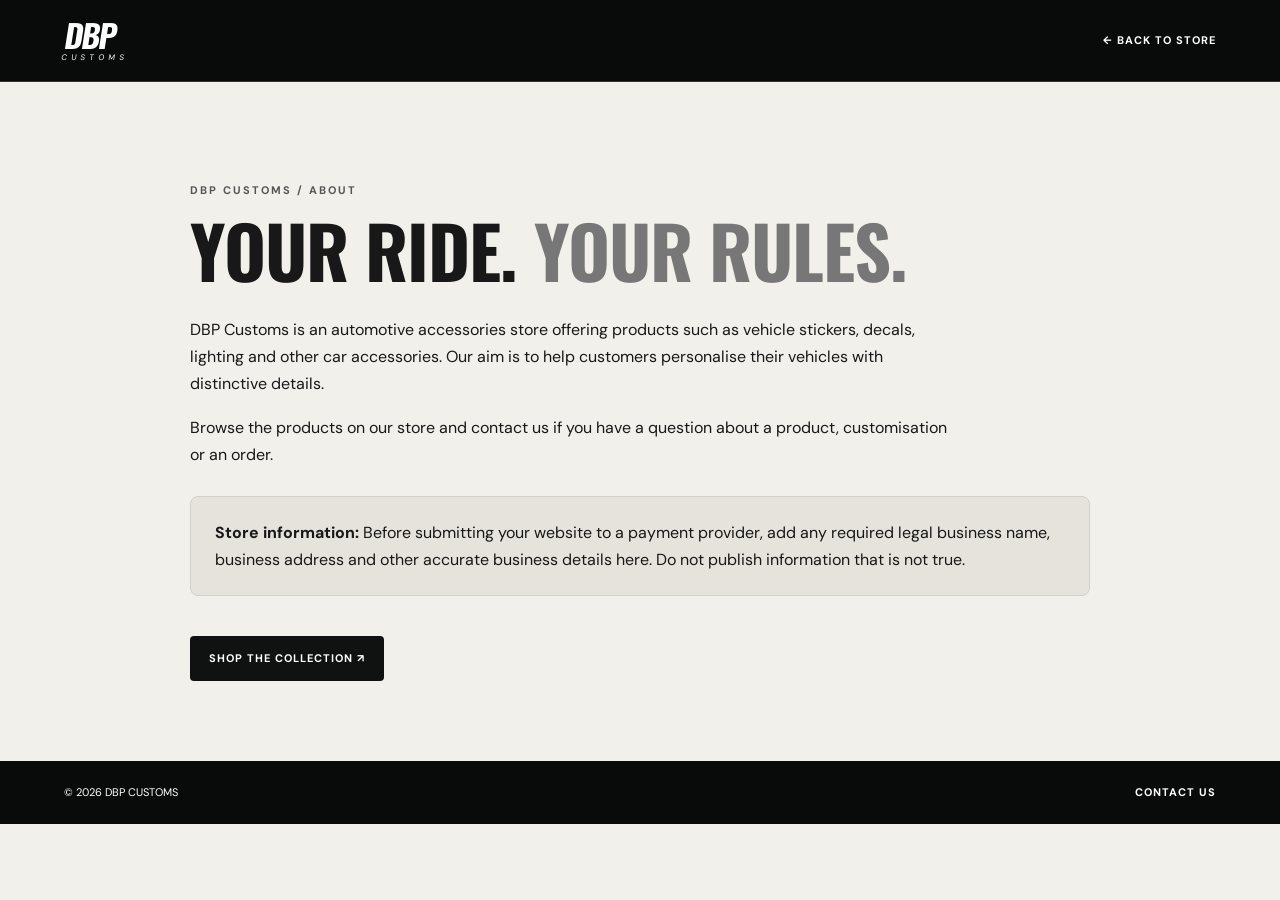
<file: about.html>
<!doctype html>
<html lang="en">
<head>
  <meta charset="utf-8">
  <meta name="viewport" content="width=device-width, initial-scale=1">
  <meta name="theme-color" content="#242725">
  <title>About Us | DBP Customs</title>
  <link rel="preconnect" href="https://fonts.googleapis.com">
  <link rel="preconnect" href="https://fonts.gstatic.com" crossorigin>
  <link href="https://fonts.googleapis.com/css2?family=Oswald:wght@400;500;600;700&family=DM+Sans:wght@400;500;600;700&display=swap" rel="stylesheet">
  <link rel="stylesheet" href="policy-pages.css">
</head>
<body>
<header class="page-header"><a class="wordmark" href="index.html"><span>DBP</span><small>CUSTOMS</small></a><a class="back-link" href="index.html">← BACK TO STORE</a></header>
<main class="policy-content">
  <p class="eyebrow">DBP CUSTOMS / ABOUT</p>
  <h1>YOUR RIDE. <em>YOUR RULES.</em></h1>
  <p>DBP Customs is an automotive accessories store offering products such as vehicle stickers, decals, lighting and other car accessories. Our aim is to help customers personalise their vehicles with distinctive details.</p>
  <p>Browse the products on our store and contact us if you have a question about a product, customisation or an order.</p>
  <div class="notice"><strong>Store information:</strong> Before submitting your website to a payment provider, add any required legal business name, business address and other accurate business details here. Do not publish information that is not true.</div>
  <a class="button" href="index.html#shop">SHOP THE COLLECTION ↗</a>
</main>
<footer><span>© <span id="year"></span> DBP CUSTOMS</span><a href="contact.html">CONTACT US</a></footer>
<script>document.getElementById('year').textContent = new Date().getFullYear();</script>
</body>
</html>
</file>
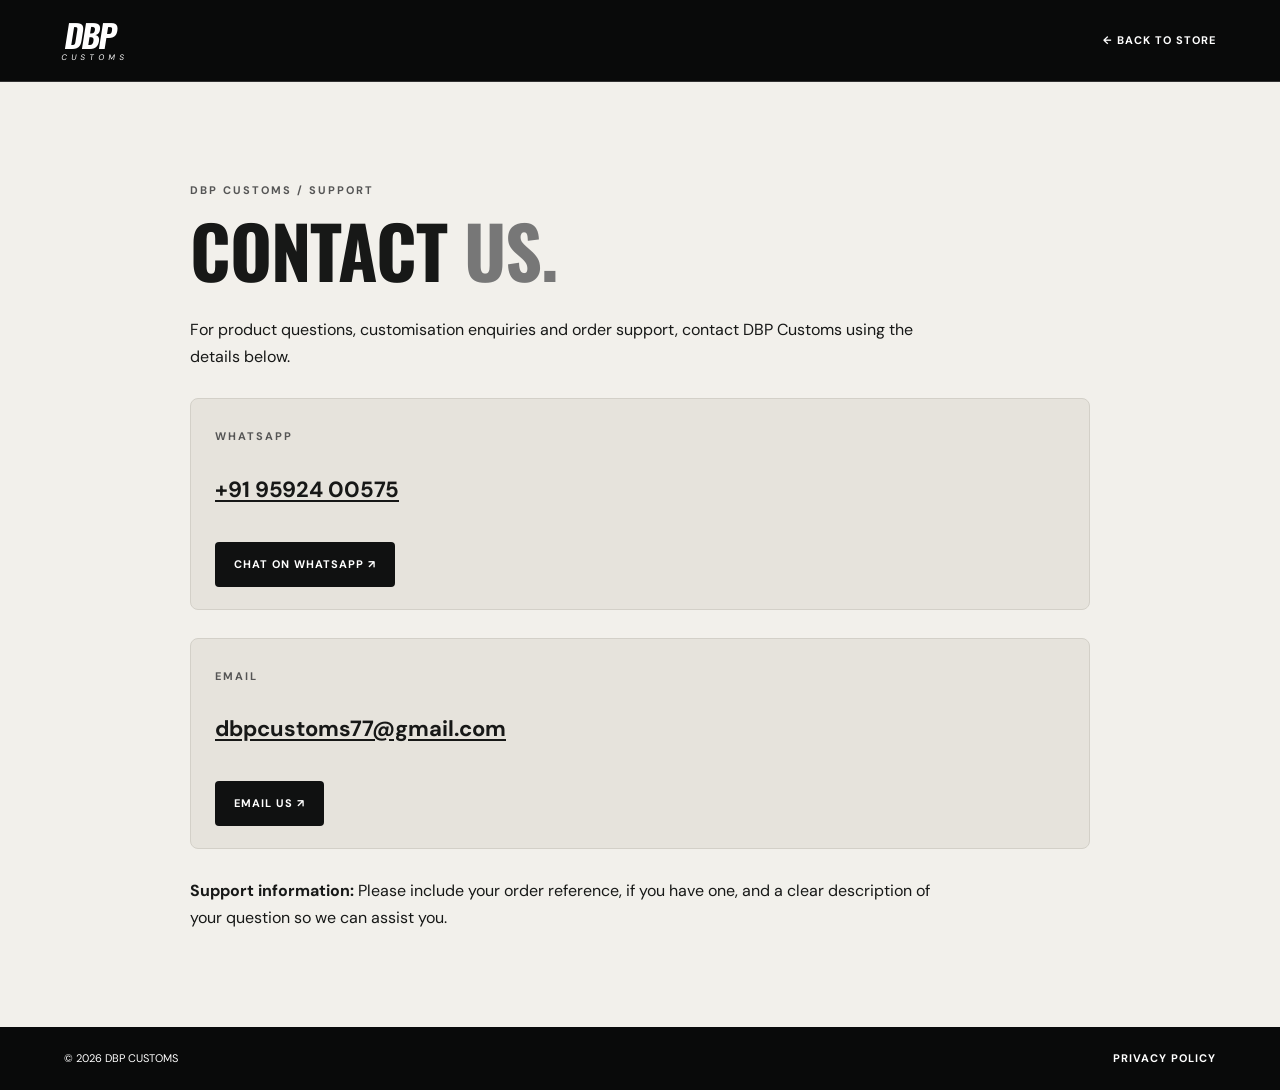
<file: contact.html>
<!doctype html>
<html lang="en">
<head>
  <meta charset="utf-8">
  <meta name="viewport" content="width=device-width, initial-scale=1">
  <meta name="theme-color" content="#242725">
  <title>Contact Us | DBP Customs</title>
  <link rel="preconnect" href="https://fonts.googleapis.com">
  <link rel="preconnect" href="https://fonts.gstatic.com" crossorigin>
  <link href="https://fonts.googleapis.com/css2?family=Oswald:wght@400;500;600;700&family=DM+Sans:wght@400;500;600;700&display=swap" rel="stylesheet">
  <link rel="stylesheet" href="policy-pages.css">
</head>
<body>
<header class="page-header"><a class="wordmark" href="index.html"><span>DBP</span><small>CUSTOMS</small></a><a class="back-link" href="index.html">← BACK TO STORE</a></header>
<main class="policy-content">
  <p class="eyebrow">DBP CUSTOMS / SUPPORT</p><h1>CONTACT <em>US.</em></h1>
  <p>For product questions, customisation enquiries and order support, contact DBP Customs using the details below.</p>
  
<div class="contact-card">
  <span class="label">WHATSAPP</span>
  <p>
    <a href="https://wa.me/919592400575" target="_blank" rel="noopener">
      +91 95924 00575
    </a>
  </p>
  <a class="button" href="https://wa.me/919592400575" target="_blank" rel="noopener">
    CHAT ON WHATSAPP ↗
  </a>
</div>

<div class="contact-card">
  <span class="label">EMAIL</span>
  <p>
    <a href="mailto:dbpcustoms77@gmail.com">
      dbpcustoms77@gmail.com
    </a>
  </p>
  <a class="button" href="mailto:dbpcustoms77@gmail.com">
    EMAIL US ↗
  </a>
</div>

<p>
  <strong>Support information:</strong>
  Please include your order reference, if you have one, and a clear description
  of your question so we can assist you.
</p>

</main>
<footer><span>© <span id="year"></span> DBP CUSTOMS</span><a href="privacy.html">PRIVACY POLICY</a></footer>
<script>document.getElementById('year').textContent = new Date().getFullYear();</script>
</body>
</html>
</file>
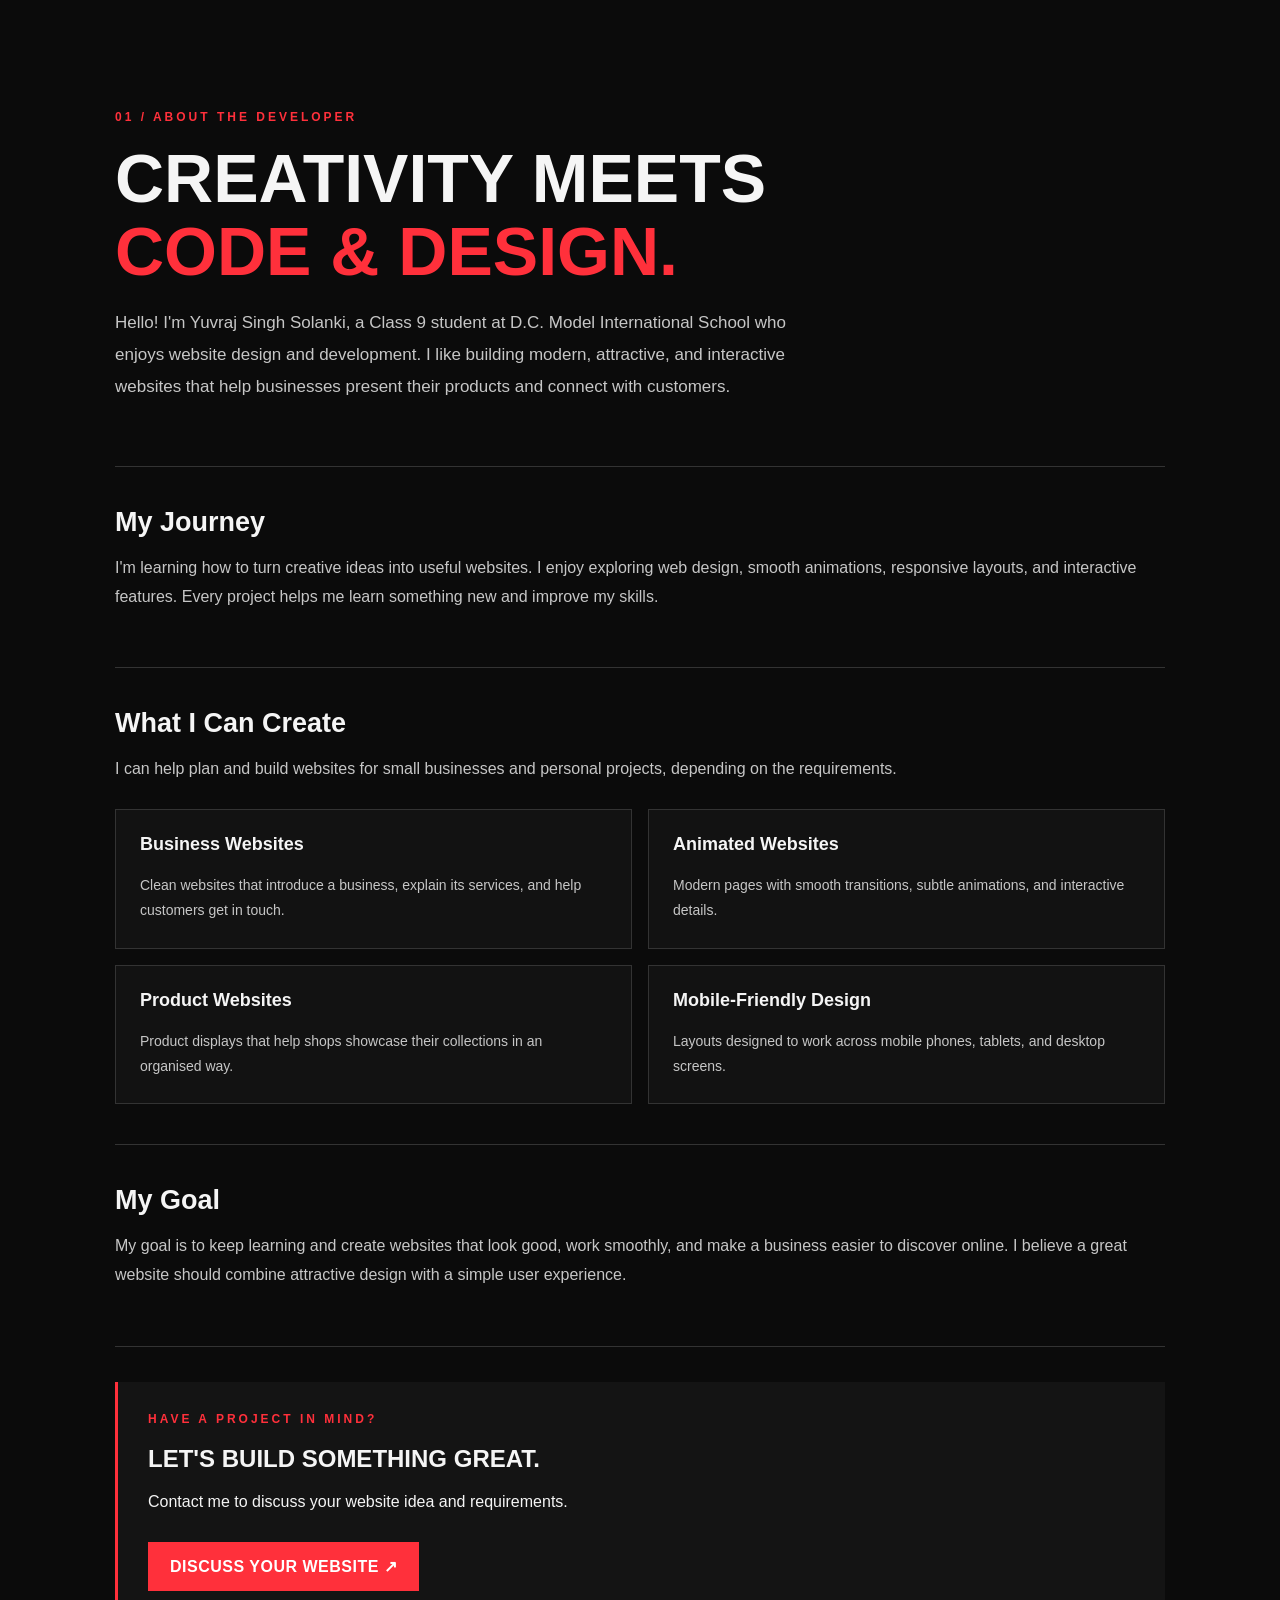
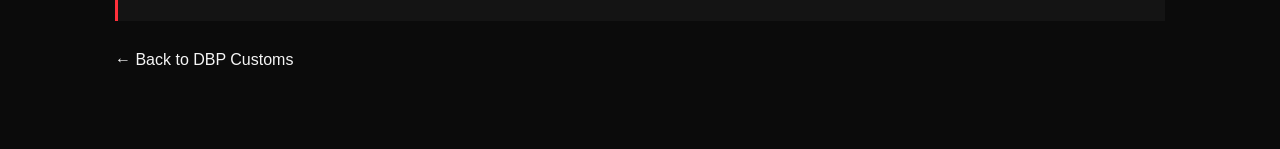
<file: developer.html>
<!DOCTYPE html>
<html lang="en">
<head>
    <meta charset="UTF-8">
    <meta name="viewport" content="width=device-width, initial-scale=1.0">
    <meta name="description" content="Discover Yuvraj Singh Solanki's web design and development services, including modern business websites and animations.">
    <title>About the Developer | DBP Customs</title>

    <link rel="stylesheet" href="styles.css">

    <style>
        .developer-page {
            background: #0b0b0b;
            color: #f5f5f5;
            min-height: 100vh;
            padding: 65px 20px 80px;
        }

        .developer-container {
            max-width: 1050px;
            margin: 0 auto;
        }

        .developer-label {
            color: #ff303b;
            letter-spacing: 3px;
            font-size: 12px;
            font-weight: bold;
            text-transform: uppercase;
        }

        .developer-hero {
            padding: 45px 0;
            border-bottom: 1px solid #333;
            animation: developerFadeIn 0.8s ease both;
        }

        .developer-hero h1 {
            max-width: 800px;
            margin: 18px 0;
            font-size: clamp(36px, 7vw, 68px);
            line-height: 1.08;
            font-weight: 800;
        }

        .developer-hero h1 span {
            color: #ff303b;
        }

        .developer-intro {
            max-width: 680px;
            color: #c6c6c6;
            font-size: 17px;
            line-height: 1.9;
        }

        .developer-section {
            padding: 40px 0;
            border-bottom: 1px solid #333;
        }

        .developer-section h2 {
            font-size: 27px;
            margin: 0 0 15px;
        }

        .developer-section p {
            color: #c6c6c6;
            line-height: 1.8;
        }

        .developer-services {
            display: grid;
            grid-template-columns: repeat(2, minmax(0, 1fr));
            gap: 16px;
            margin-top: 25px;
        }

        .developer-card {
            border: 1px solid #333;
            background: #121212;
            padding: 24px;
            transition: transform 0.25s ease, border-color 0.25s ease;
        }

        .developer-card:hover {
            transform: translateY(-5px);
            border-color: #ff303b;
        }

        .developer-card h3 {
            margin-top: 0;
            font-size: 18px;
        }

        .developer-card p {
            margin-bottom: 0;
            font-size: 14px;
        }

        .developer-cta {
            margin-top: 35px;
            padding: 30px;
            border-left: 3px solid #ff303b;
            background: #141414;
        }

        .developer-button {
            display: inline-block;
            margin-top: 15px;
            padding: 15px 22px;
            background: #ff303b;
            color: #fff;
            text-decoration: none;
            font-weight: bold;
            letter-spacing: 0.5px;
            transition: background 0.2s ease;
        }

        .developer-button:hover {
            background: #d91f2a;
        }

        .developer-back {
            display: inline-block;
            margin-top: 30px;
            color: #f5f5f5;
            text-decoration: none;
        }

        .developer-back:hover {
            color: #ff303b;
        }

        @keyframes developerFadeIn {
            from {
                opacity: 0;
                transform: translateY(18px);
            }
            to {
                opacity: 1;
                transform: translateY(0);
            }
        }

        @media (max-width: 600px) {
            .developer-page {
                padding: 35px 18px 55px;
            }

            .developer-services {
                grid-template-columns: 1fr;
            }

            .developer-hero {
                padding: 30px 0;
            }

            .developer-intro {
                font-size: 15px;
            }

            .developer-cta {
                padding: 22px;
            }
        }

        @media (prefers-reduced-motion: reduce) {
            .developer-hero {
                animation: none;
            }

            .developer-card,
            .developer-button {
                transition: none;
            }
        }
    </style>
</head>

<body>
    <main class="developer-page">
        <div class="developer-container">

            <section class="developer-hero">
                <div class="developer-label">01 / About the Developer</div>

                <h1>
                    CREATIVITY MEETS<br>
                    <span>CODE & DESIGN.</span>
                </h1>

                <p class="developer-intro">
                    Hello! I'm Yuvraj Singh Solanki, a Class 9 student at
                    D.C. Model International School who enjoys website design
                    and development. I like building modern, attractive, and
                    interactive websites that help businesses present their
                    products and connect with customers.
                </p>
            </section>

            <section class="developer-section">
                <h2>My Journey</h2>
                <p>
                    I'm learning how to turn creative ideas into useful
                    websites. I enjoy exploring web design, smooth animations,
                    responsive layouts, and interactive features. Every
                    project helps me learn something new and improve my skills.
                </p>
            </section>

            <section class="developer-section">
                <h2>What I Can Create</h2>
                <p>
                    I can help plan and build websites for small businesses
                    and personal projects, depending on the requirements.
                </p>

                <div class="developer-services">
                    <article class="developer-card">
                        <h3>Business Websites</h3>
                        <p>
                            Clean websites that introduce a business,
                            explain its services, and help customers
                            get in touch.
                        </p>
                    </article>

                    <article class="developer-card">
                        <h3>Animated Websites</h3>
                        <p>
                            Modern pages with smooth transitions,
                            subtle animations, and interactive details.
                        </p>
                    </article>

                    <article class="developer-card">
                        <h3>Product Websites</h3>
                        <p>
                            Product displays that help shops showcase
                            their collections in an organised way.
                        </p>
                    </article>

                    <article class="developer-card">
                        <h3>Mobile-Friendly Design</h3>
                        <p>
                            Layouts designed to work across mobile phones,
                            tablets, and desktop screens.
                        </p>
                    </article>
                </div>
            </section>

            <section class="developer-section">
                <h2>My Goal</h2>
                <p>
                    My goal is to keep learning and create websites that
                    look good, work smoothly, and make a business easier
                    to discover online. I believe a great website should
                    combine attractive design with a simple user experience.
                </p>
            </section>

            <section class="developer-cta">
                <div class="developer-label">Have a project in mind?</div>
                <h2>LET'S BUILD SOMETHING GREAT.</h2>
                <p>
                    Contact me to discuss your website idea and requirements.
                </p>

                <!-- Replace the number below with your development contact number. -->
                <a class="developer-button"
href="https://wa.me/917009172220?text=Hi%20Yuvraj%2C%20I%20am%20interested%20in%20getting%20a%20website."                  
                    target="_blank"
                   rel="noopener noreferrer">
                    DISCUSS YOUR WEBSITE ↗
                </a>
            </section>

            <a class="developer-back" href="index.html">
                ← Back to DBP Customs
            </a>

        </div>
    </main>
</body>
</html>
</file>
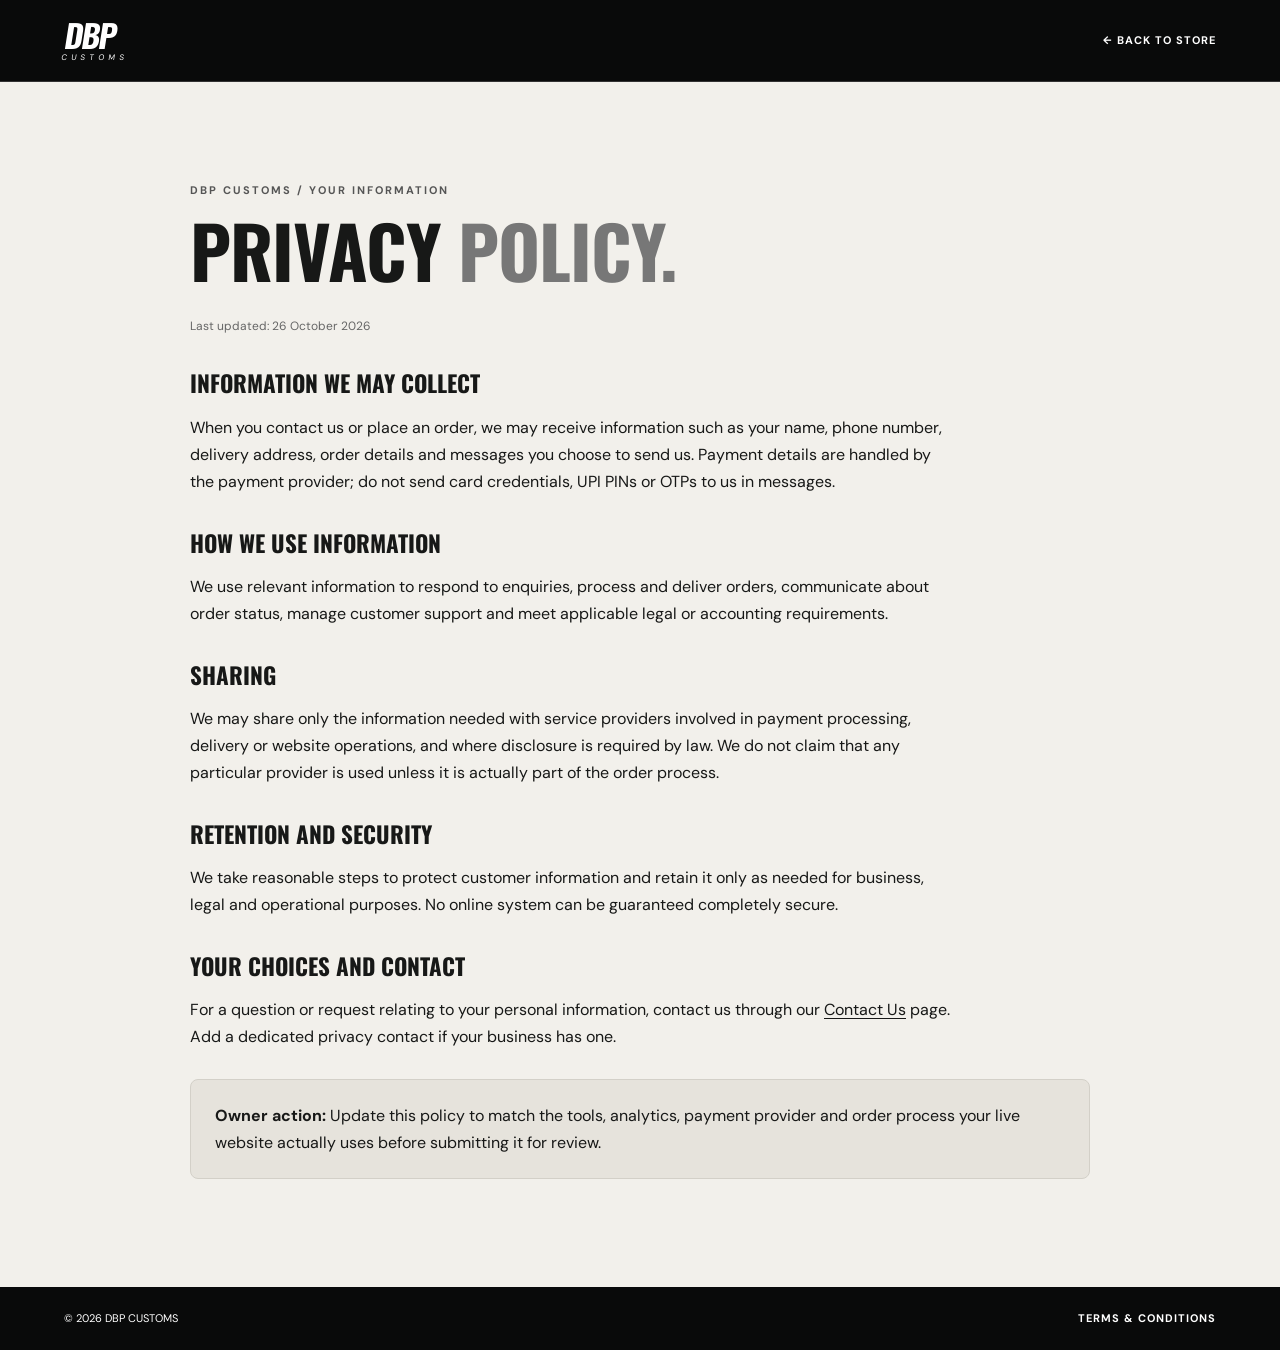
<file: privacy.html>
<!doctype html>
<html lang="en">
<head>
  <meta charset="utf-8"><meta name="viewport" content="width=device-width, initial-scale=1"><meta name="theme-color" content="#242725">
  <title>Privacy Policy | DBP Customs</title>
  <link rel="preconnect" href="https://fonts.googleapis.com"><link rel="preconnect" href="https://fonts.gstatic.com" crossorigin>
  <link href="https://fonts.googleapis.com/css2?family=Oswald:wght@400;500;600;700&family=DM+Sans:wght@400;500;600;700&display=swap" rel="stylesheet">
  <link rel="stylesheet" href="policy-pages.css">
</head>
<body>
<header class="page-header"><a class="wordmark" href="index.html"><span>DBP</span><small>CUSTOMS</small></a><a class="back-link" href="index.html">← BACK TO STORE</a></header>
<main class="policy-content">
  <p class="eyebrow">DBP CUSTOMS / YOUR INFORMATION</p><h1>PRIVACY <em>POLICY.</em></h1>
  <p class="updated">Last updated: 26 October 2026</p>
  <h2>Information we may collect</h2><p>When you contact us or place an order, we may receive information such as your name, phone number, delivery address, order details and messages you choose to send us. Payment details are handled by the payment provider; do not send card credentials, UPI PINs or OTPs to us in messages.</p>
  <h2>How we use information</h2><p>We use relevant information to respond to enquiries, process and deliver orders, communicate about order status, manage customer support and meet applicable legal or accounting requirements.</p>
  <h2>Sharing</h2><p>We may share only the information needed with service providers involved in payment processing, delivery or website operations, and where disclosure is required by law. We do not claim that any particular provider is used unless it is actually part of the order process.</p>
  <h2>Retention and security</h2><p>We take reasonable steps to protect customer information and retain it only as needed for business, legal and operational purposes. No online system can be guaranteed completely secure.</p>
  <h2>Your choices and contact</h2><p>For a question or request relating to your personal information, contact us through our <a href="contact.html">Contact Us</a> page. Add a dedicated privacy contact if your business has one.</p>
  <div class="notice"><strong>Owner action:</strong> Update this policy to match the tools, analytics, payment provider and order process your live website actually uses before submitting it for review.</div>
</main>
<footer><span>© <span id="year"></span> DBP CUSTOMS</span><a href="terms.html">TERMS &amp; CONDITIONS</a></footer><script>document.getElementById('year').textContent = new Date().getFullYear();</script>
</body></html>
</file>
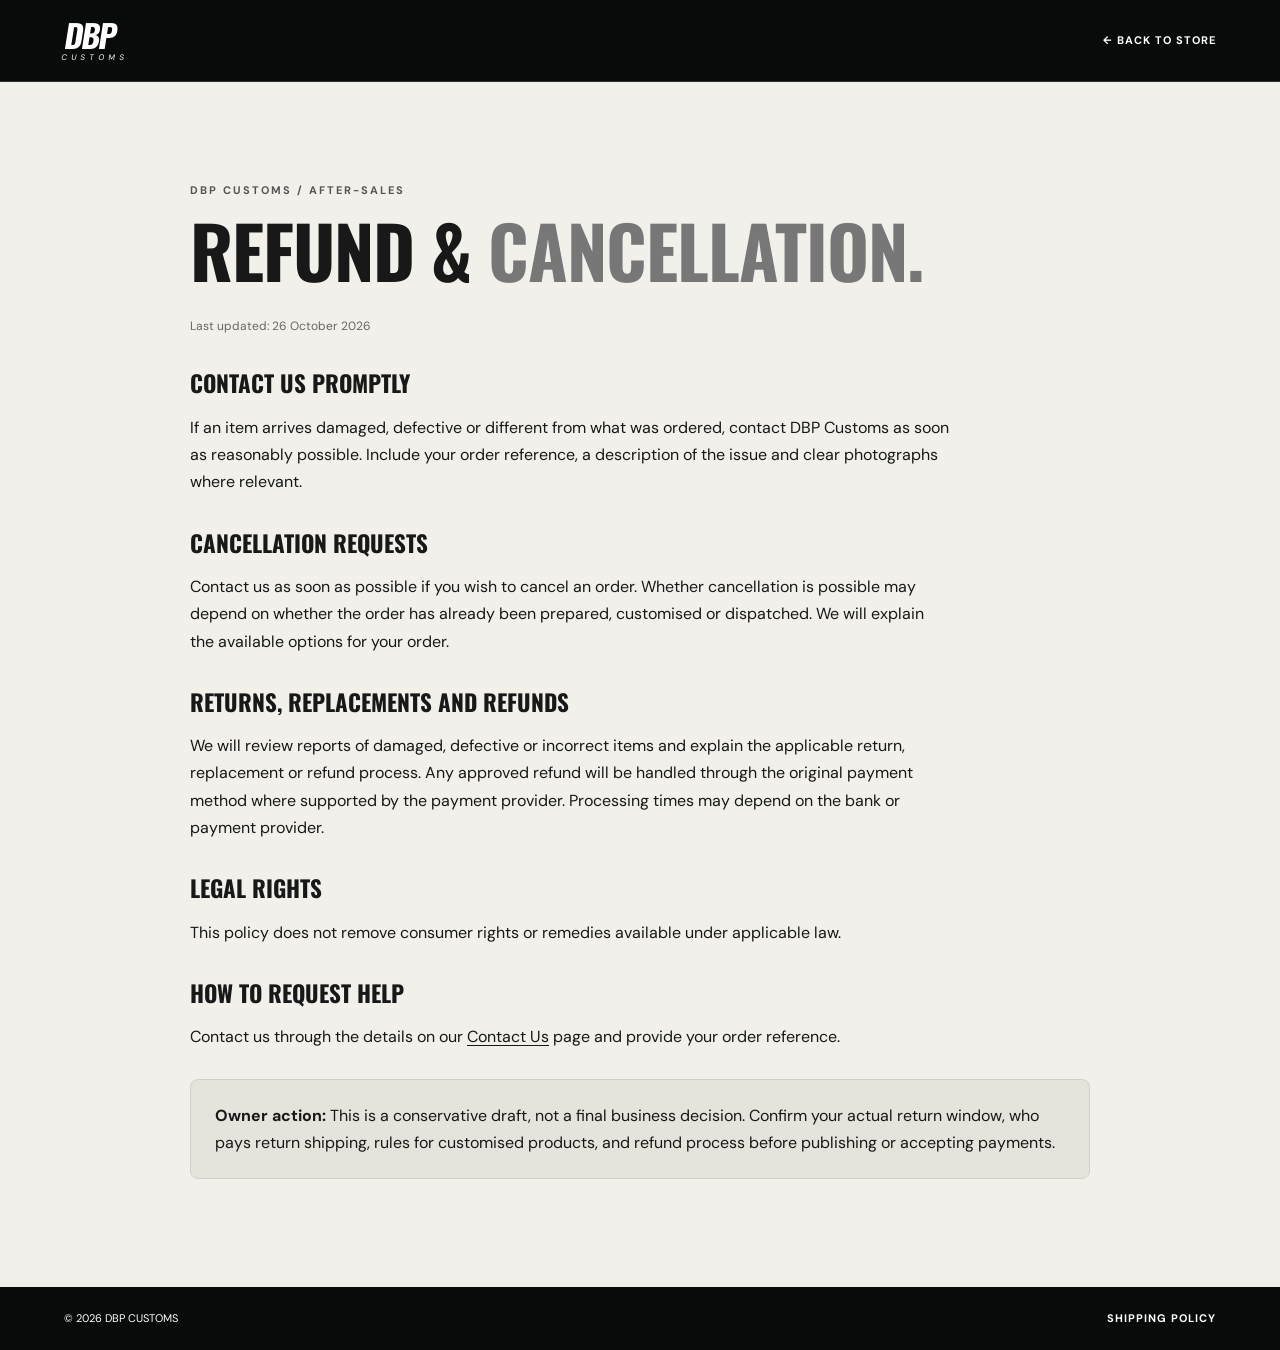
<file: refund.html>
<!doctype html>
<html lang="en">
<head>
  <meta charset="utf-8"><meta name="viewport" content="width=device-width, initial-scale=1"><meta name="theme-color" content="#242725">
  <title>Refund &amp; Cancellation Policy | DBP Customs</title>
  <link rel="preconnect" href="https://fonts.googleapis.com"><link rel="preconnect" href="https://fonts.gstatic.com" crossorigin>
  <link href="https://fonts.googleapis.com/css2?family=Oswald:wght@400;500;600;700&family=DM+Sans:wght@400;500;600;700&display=swap" rel="stylesheet">
  <link rel="stylesheet" href="policy-pages.css">
</head>
<body>
<header class="page-header"><a class="wordmark" href="index.html"><span>DBP</span><small>CUSTOMS</small></a><a class="back-link" href="index.html">← BACK TO STORE</a></header>
<main class="policy-content">
  <p class="eyebrow">DBP CUSTOMS / AFTER-SALES</p><h1>REFUND &amp; <em>CANCELLATION.</em></h1>
  <p class="updated">Last updated: 26 October 2026</p>
  <h2>Contact us promptly</h2><p>If an item arrives damaged, defective or different from what was ordered, contact DBP Customs as soon as reasonably possible. Include your order reference, a description of the issue and clear photographs where relevant.</p>
  <h2>Cancellation requests</h2><p>Contact us as soon as possible if you wish to cancel an order. Whether cancellation is possible may depend on whether the order has already been prepared, customised or dispatched. We will explain the available options for your order.</p>
  <h2>Returns, replacements and refunds</h2><p>We will review reports of damaged, defective or incorrect items and explain the applicable return, replacement or refund process. Any approved refund will be handled through the original payment method where supported by the payment provider. Processing times may depend on the bank or payment provider.</p>
  <h2>Legal rights</h2><p>This policy does not remove consumer rights or remedies available under applicable law.</p>
  <h2>How to request help</h2><p>Contact us through the details on our <a href="contact.html">Contact Us</a> page and provide your order reference.</p>
  <div class="notice"><strong>Owner action:</strong> This is a conservative draft, not a final business decision. Confirm your actual return window, who pays return shipping, rules for customised products, and refund process before publishing or accepting payments.</div>
</main>
<footer><span>© <span id="year"></span> DBP CUSTOMS</span><a href="shipping.html">SHIPPING POLICY</a></footer><script>document.getElementById('year').textContent = new Date().getFullYear();</script>
</body></html>
</file>
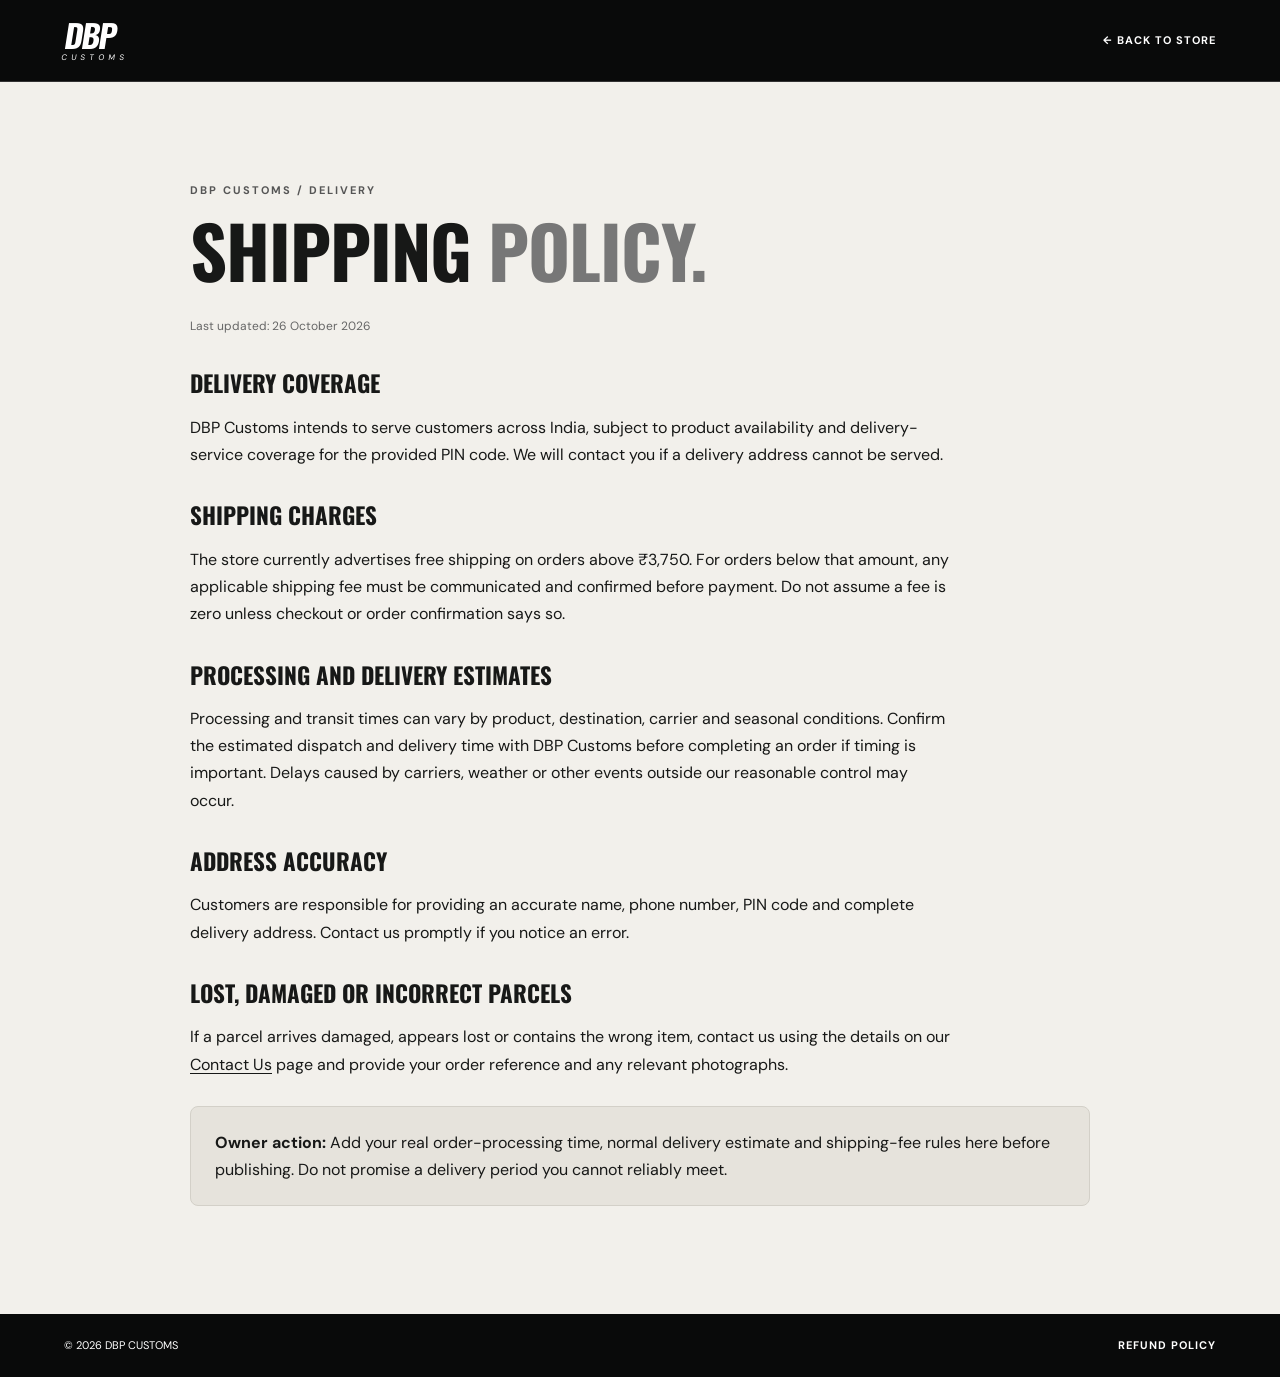
<file: shipping.html>
<!doctype html>
<html lang="en">
<head>
  <meta charset="utf-8"><meta name="viewport" content="width=device-width, initial-scale=1"><meta name="theme-color" content="#242725">
  <title>Shipping Policy | DBP Customs</title>
  <link rel="preconnect" href="https://fonts.googleapis.com"><link rel="preconnect" href="https://fonts.gstatic.com" crossorigin>
  <link href="https://fonts.googleapis.com/css2?family=Oswald:wght@400;500;600;700&family=DM+Sans:wght@400;500;600;700&display=swap" rel="stylesheet">
  <link rel="stylesheet" href="policy-pages.css">
</head>
<body>
<header class="page-header"><a class="wordmark" href="index.html"><span>DBP</span><small>CUSTOMS</small></a><a class="back-link" href="index.html">← BACK TO STORE</a></header>
<main class="policy-content">
  <p class="eyebrow">DBP CUSTOMS / DELIVERY</p><h1>SHIPPING <em>POLICY.</em></h1>
  <p class="updated">Last updated: 26 October 2026</p>
  <h2>Delivery coverage</h2><p>DBP Customs intends to serve customers across India, subject to product availability and delivery-service coverage for the provided PIN code. We will contact you if a delivery address cannot be served.</p>
  <h2>Shipping charges</h2><p>The store currently advertises free shipping on orders above ₹3,750. For orders below that amount, any applicable shipping fee must be communicated and confirmed before payment. Do not assume a fee is zero unless checkout or order confirmation says so.</p>
  <h2>Processing and delivery estimates</h2><p>Processing and transit times can vary by product, destination, carrier and seasonal conditions. Confirm the estimated dispatch and delivery time with DBP Customs before completing an order if timing is important. Delays caused by carriers, weather or other events outside our reasonable control may occur.</p>
  <h2>Address accuracy</h2><p>Customers are responsible for providing an accurate name, phone number, PIN code and complete delivery address. Contact us promptly if you notice an error.</p>
  <h2>Lost, damaged or incorrect parcels</h2><p>If a parcel arrives damaged, appears lost or contains the wrong item, contact us using the details on our <a href="contact.html">Contact Us</a> page and provide your order reference and any relevant photographs.</p>
  <div class="notice"><strong>Owner action:</strong> Add your real order-processing time, normal delivery estimate and shipping-fee rules here before publishing. Do not promise a delivery period you cannot reliably meet.</div>
</main>
<footer><span>© <span id="year"></span> DBP CUSTOMS</span><a href="refund.html">REFUND POLICY</a></footer><script>document.getElementById('year').textContent = new Date().getFullYear();</script>
</body></html>
</file>
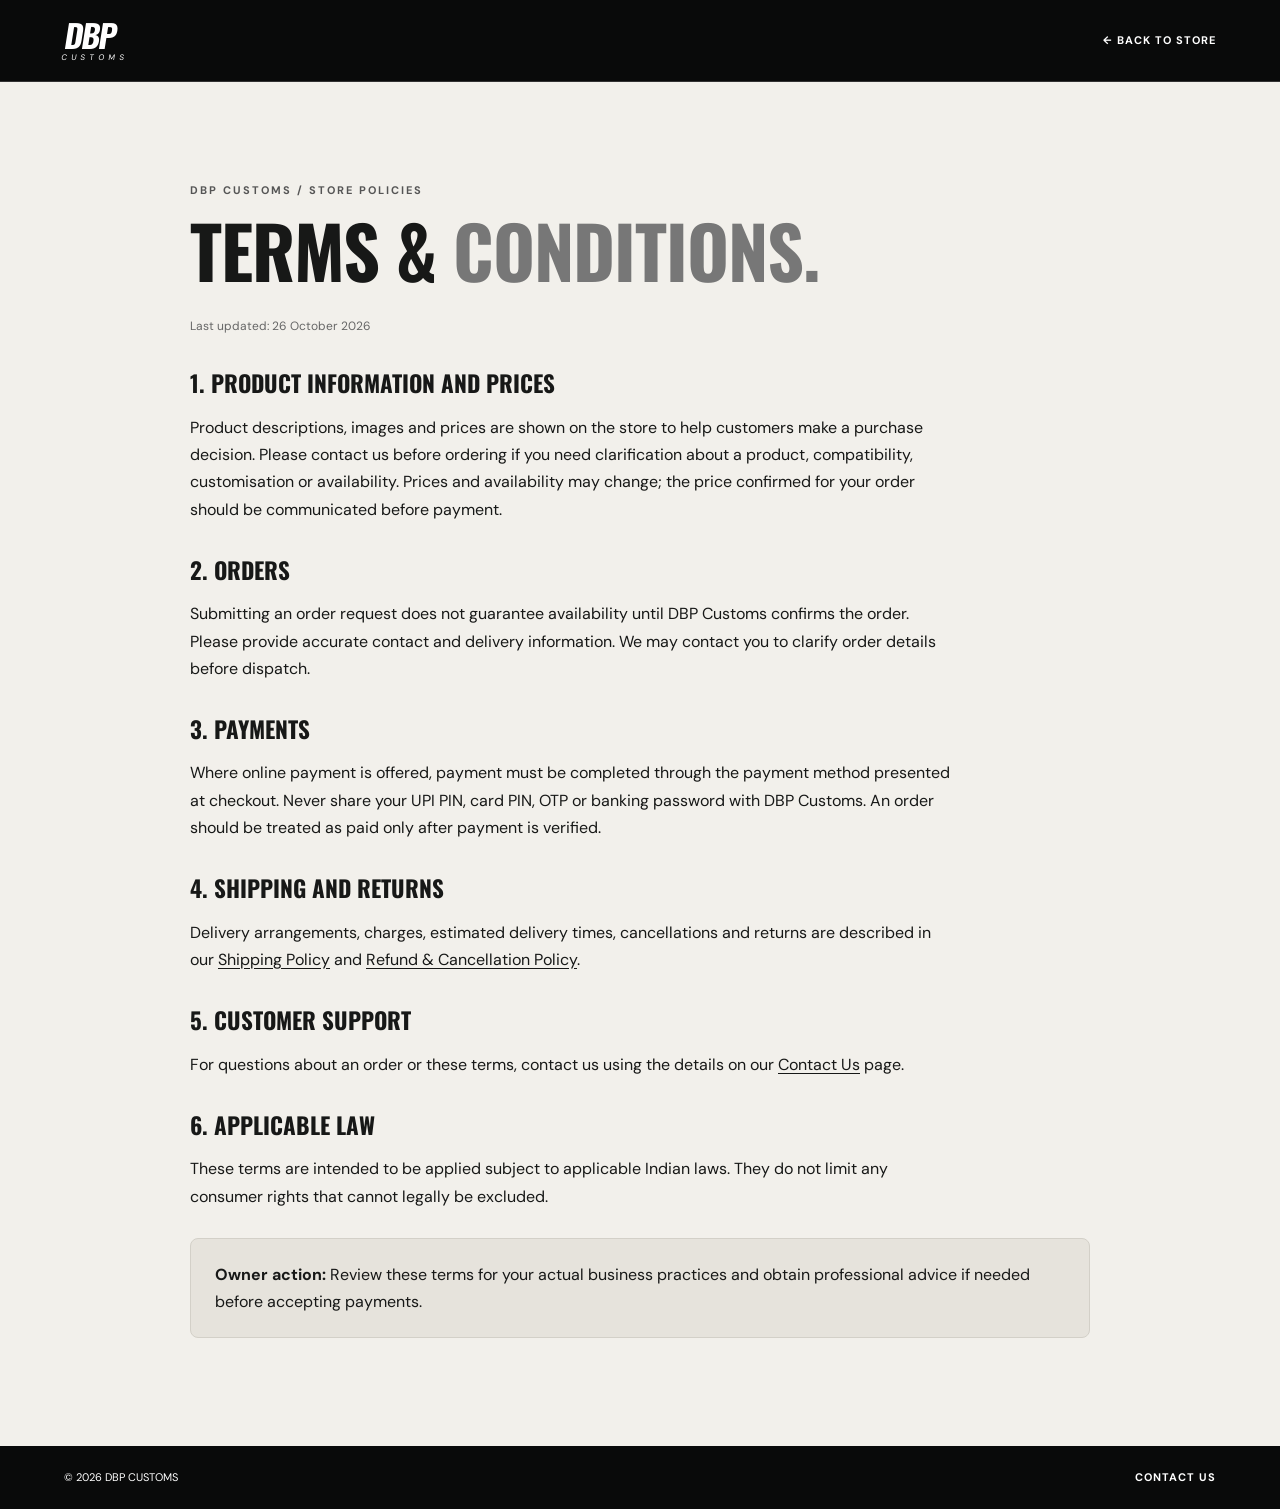
<file: terms.html>
<!doctype html>
<html lang="en">
<head>
  <meta charset="utf-8">
  <meta name="viewport" content="width=device-width, initial-scale=1">
  <meta name="theme-color" content="#242725">
  <title>Terms &amp; Conditions | DBP Customs</title>
  <link rel="preconnect" href="https://fonts.googleapis.com"><link rel="preconnect" href="https://fonts.gstatic.com" crossorigin>
  <link href="https://fonts.googleapis.com/css2?family=Oswald:wght@400;500;600;700&family=DM+Sans:wght@400;500;600;700&display=swap" rel="stylesheet">
  <link rel="stylesheet" href="policy-pages.css">
</head>
<body>
<header class="page-header"><a class="wordmark" href="index.html"><span>DBP</span><small>CUSTOMS</small></a><a class="back-link" href="index.html">← BACK TO STORE</a></header>
<main class="policy-content">
  <p class="eyebrow">DBP CUSTOMS / STORE POLICIES</p><h1>TERMS &amp; <em>CONDITIONS.</em></h1>
  <p class="updated">Last updated: 26 October 2026</p>
  <h2>1. Product information and prices</h2><p>Product descriptions, images and prices are shown on the store to help customers make a purchase decision. Please contact us before ordering if you need clarification about a product, compatibility, customisation or availability. Prices and availability may change; the price confirmed for your order should be communicated before payment.</p>
  <h2>2. Orders</h2><p>Submitting an order request does not guarantee availability until DBP Customs confirms the order. Please provide accurate contact and delivery information. We may contact you to clarify order details before dispatch.</p>
  <h2>3. Payments</h2><p>Where online payment is offered, payment must be completed through the payment method presented at checkout. Never share your UPI PIN, card PIN, OTP or banking password with DBP Customs. An order should be treated as paid only after payment is verified.</p>
  <h2>4. Shipping and returns</h2><p>Delivery arrangements, charges, estimated delivery times, cancellations and returns are described in our <a href="shipping.html">Shipping Policy</a> and <a href="refund.html">Refund &amp; Cancellation Policy</a>.</p>
  <h2>5. Customer support</h2><p>For questions about an order or these terms, contact us using the details on our <a href="contact.html">Contact Us</a> page.</p>
  <h2>6. Applicable law</h2><p>These terms are intended to be applied subject to applicable Indian laws. They do not limit any consumer rights that cannot legally be excluded.</p>
  <div class="notice"><strong>Owner action:</strong> Review these terms for your actual business practices and obtain professional advice if needed before accepting payments.</div>
</main>
<footer><span>© <span id="year"></span> DBP CUSTOMS</span><a href="contact.html">CONTACT US</a></footer><script>document.getElementById('year').textContent = new Date().getFullYear();</script>
</body></html>
</file>
<file: policy-pages.css>
*{box-sizing:border-box}html{scroll-behavior:smooth}body{margin:0;background:#f2f0eb;color:#171817;font-family:"DM Sans",Arial,sans-serif;line-height:1.7}.page-header{min-height:82px;padding:18px clamp(20px,5vw,72px);background:#090a0a;color:#fff;display:flex;align-items:center;justify-content:space-between;gap:20px;border-bottom:1px solid #333}.wordmark{color:#fff;text-decoration:none;display:flex;flex-direction:column;line-height:.85;transform:skew(-9deg)}.wordmark span{font-family:Oswald,Impact,sans-serif;font-weight:700;font-size:32px;letter-spacing:-2px}.wordmark small{font-size:8px;letter-spacing:4px;text-align:center;margin-top:6px}.back-link,footer a{color:inherit;text-decoration:none;font-size:11px;letter-spacing:1px;font-weight:700}.back-link:hover,footer a:hover{opacity:.7}.policy-content{width:min(900px,calc(100% - 36px));margin:0 auto;padding:clamp(42px,7vw,88px) 0 80px}.eyebrow,.label{font-size:11px;letter-spacing:2px;font-weight:700;color:#555}.policy-content h1{font-family:Oswald,Impact,sans-serif;font-size:clamp(38px,7vw,72px);line-height:1.06;letter-spacing:-1px;margin:12px 0 28px;text-transform:uppercase}.policy-content h1 em{font-style:normal;color:#777}.policy-content h2{font-family:Oswald,Impact,sans-serif;font-size:23px;line-height:1.2;margin:34px 0 8px;text-transform:uppercase}.policy-content p{max-width:760px}.policy-content a:not(.button){color:#171817;text-underline-offset:3px}.updated{font-size:12px;color:#666}.notice,.contact-card{padding:22px 24px;background:#e6e3dc;border:1px solid #d3d0c8;border-radius:8px;margin:28px 0}.button{display:inline-block;background:#101111;color:#fff!important;padding:13px 19px;text-decoration:none;border-radius:4px;font-size:11px;font-weight:700;letter-spacing:1px;margin-top:12px}.button:hover{background:#333}.contact-card p{font-size:22px;font-weight:700}footer{padding:22px clamp(20px,5vw,72px);background:#090a0a;color:#fff;display:flex;align-items:center;justify-content:space-between;gap:16px;font-size:11px}@media(max-width:560px){.page-header{min-height:70px}.wordmark span{font-size:27px}.back-link{font-size:9px}.policy-content{padding-top:42px}footer{flex-wrap:wrap}}
</file>
<file: styles.css>
*{box-sizing:border-box} :root{--black:#080808;--ink:#141414;--paper:#f3f2ef;--muted:#a4a4a4;--line:#deddd9;--display:"Barlow Condensed",Impact,sans-serif;--body:"DM Sans",Arial,sans-serif}html{scroll-behavior:smooth;scroll-padding-top:85px}body{margin:0;background:var(--paper);color:var(--ink);font-family:var(--body);-webkit-font-smoothing:antialiased}a{color:inherit;text-decoration:none}button,input{font:inherit}button{cursor:pointer}.announcement{height:30px;background:#ededeb;color:#222;display:flex;align-items:center;justify-content:center;gap:11px;font-size:9px;font-weight:700;letter-spacing:1.5px}.announcement span{color:#999}.site-header{height:82px;padding:0 5%;background:#080808;color:#fff;display:flex;align-items:center;justify-content:space-between;position:relative;z-index:10}.wordmark{display:flex;flex-direction:column;align-items:center;line-height:.8;font-family:var(--display);font-style:italic;font-weight:900;letter-spacing:-2px}.wordmark span{font-size:38px;transform:skew(-10deg)}.wordmark small{font:700 10px var(--body);letter-spacing:6px;margin:8px 0 0 6px}.site-header nav{display:flex;gap:42px}.site-header nav a,.cart-trigger{font-size:10px;letter-spacing:1.7px;font-weight:600}.site-header nav a{opacity:.7;transition:opacity .2s}.site-header nav a:hover,.site-header nav a.active{opacity:1}.site-header nav a.active:after{content:"";display:block;height:1px;background:white;margin-top:10px}.cart-trigger{background:none;color:white;border:0}.cart-trigger span{display:inline-grid;place-items:center;width:22px;height:22px;margin-left:8px;border:1px solid #555;border-radius:50%;font-size:10px}.menu-toggle{display:none;color:#fff;background:none;border:0;font-size:23px}.hero{height:min(790px,calc(100svh - 112px));min-height:590px;background:#080808;color:#fff;position:relative;overflow:hidden;isolation:isolate}.hero-image{position:absolute;inset:0;width:100%;height:100%;object-fit:cover;object-position:center 54%;z-index:-2}.hero-shade{position:absolute;inset:0;background:linear-gradient(90deg,rgba(0,0,0,.72) 0%,rgba(0,0,0,.28) 54%,rgba(0,0,0,.12) 100%),linear-gradient(0deg,rgba(0,0,0,.5),transparent 27%);z-index:-1}.hero-topline{position:absolute;top:31px;left:5%;right:5%;display:flex;justify-content:space-between;color:#aaa;font-size:9px;letter-spacing:2px}.hero-copy{position:absolute;left:12%;top:50%;transform:translateY(-48%);max-width:550px}.eyebrow{font-size:9px;font-weight:700;letter-spacing:2.4px;margin:0 0 20px}.hero-copy .eyebrow{color:#bdbdbd}.hero h1{margin:0;font-family:var(--display);font-size:clamp(86px,12vw,164px);font-weight:900;font-style:italic;line-height:.69;letter-spacing:-5px;text-shadow:0 3px 30px #000}.hero h1 span{display:block;transform:skew(-9deg);width:max-content}.hero h1 small{display:block;font:600 15px var(--body);letter-spacing:12px;margin:24px 0 0 12px}.tagline{font-size:12px;letter-spacing:7px;margin:35px 0 36px 5px;color:#e7e7e7}.button{min-height:49px;padding:0 22px;display:inline-flex;align-items:center;justify-content:center;gap:26px;font-size:10px;font-weight:700;letter-spacing:1.5px;border:1px solid transparent;transition:transform .2s,background .2s}.button:hover{transform:translateY(-2px)}.button span{font-size:16px}.button-light{background:#f4f4f1;color:#111}.button-light:hover{background:#d8d8d5}.button-dark{background:#111;color:white}.button-dark:hover{background:#333}.hero-bottom-left,.hero-bottom-right{position:absolute;bottom:32px;font-size:9px;letter-spacing:2px}.hero-bottom-left{left:5%;display:flex;align-items:center;gap:15px}.hero-bottom-left i{width:34px;height:1px;background:#fff}.hero-bottom-right{right:5%;line-height:1.9;color:#c4c4c4}.hero-index{position:absolute;bottom:32px;left:50%;font-size:9px;letter-spacing:2px;color:#999}.ticker{background:#111;color:#eee;overflow:hidden;padding:17px 0;white-space:nowrap}.ticker div{width:max-content;font-family:var(--display);font-size:16px;font-weight:700;letter-spacing:2px;animation:marquee 30s linear infinite}.ticker b{color:#8c8c8c;margin:0 25px}@keyframes marquee{to{transform:translateX(-35%)}}.section-wrap{max-width:1240px;width:90%;margin:auto}.intro{padding:100px 0 108px}.section-kicker{font-size:9px;letter-spacing:2px;color:#6c6c6c;font-weight:700}.section-kicker span{color:#111}.intro-content{display:grid;grid-template-columns:1.1fr .7fr;align-items:end;gap:9%;margin-top:36px}.intro h2,.shop h2,.feature-copy h2,.contact-inner h2{font-family:var(--display);font-size:clamp(52px,7vw,94px);line-height:.86;letter-spacing:-1px;margin:0;font-weight:800}.intro h2 em,.shop h2 em,.feature-copy h2 em,.contact-inner h2 em,.shipping-band h2 em{font-style:normal;color:#888}.intro-description{max-width:390px;padding-bottom:4px}.intro-description p,.feature-copy>p,.contact-right>p{font-size:13px;line-height:1.9;color:#666;margin:0 0 27px}.text-link{display:inline-flex;gap:20px;align-items:center;border-bottom:1px solid #222;padding-bottom:9px;font-size:9px;font-weight:700;letter-spacing:1.5px}.text-link span{font-size:16px}.shop{padding:0 0 110px}.shop-heading{display:flex;align-items:end;justify-content:space-between;margin-bottom:35px}.shop h2{margin-top:26px;font-size:clamp(48px,6vw,75px)}.shop-heading>p{font-size:11px;color:#777;margin:0 0 4px}.shop-controls{display:flex;align-items:center;justify-content:space-between;gap:20px;border-top:1px solid var(--line);border-bottom:1px solid var(--line);padding:14px 0;margin-bottom:25px}.search-box{display:flex;align-items:center;gap:10px;min-width:190px}.search-box span{font-size:25px;color:#666}.search-box input{border:0;background:transparent;outline:none;width:100%;font-size:11px}.filter-buttons{display:flex;gap:6px;flex-wrap:wrap}.filter{background:transparent;border:1px solid #d4d3cf;padding:10px 13px;font-size:8px;letter-spacing:1.2px;font-weight:700}.filter.active,.filter:hover{background:#111;color:white;border-color:#111}.product-grid{display:grid;grid-template-columns:repeat(3,minmax(0,1fr));gap:38px 18px}.product-card{min-width:0}.product-image{display:block;position:relative;aspect-ratio:4/4.7;background:#e5e4e0;overflow:hidden}.product-image img{width:100%;height:100%;object-fit:cover;transition:transform .5s;display:block}.product-card:hover .product-image img{transform:scale(1.04)}.product-tag{position:absolute;top:13px;left:13px;background:#f5f5f2;padding:8px 10px;font-size:8px;font-weight:700;letter-spacing:1.2px}.quick-add{position:absolute;bottom:0;left:0;right:0;padding:15px;background:rgba(10,10,10,.88);color:#fff;font-size:9px;letter-spacing:1.5px;text-align:center;transform:translateY(100%);transition:transform .25s}.product-card:hover .quick-add{transform:translateY(0)}.product-info{display:flex;align-items:start;justify-content:space-between;gap:10px;margin-top:17px}.product-category{font-size:8px;letter-spacing:1.5px;color:#777;margin:0 0 8px}.product-info h3{font-size:14px;margin:0;font-weight:600}.product-info strong{font-size:13px;white-space:nowrap}.product-info strong small{font-size:9px;color:#777;font-weight:400}.product-note{font-size:10px;line-height:1.7;color:#777;min-height:34px;margin:12px 0}.add-button{display:flex;justify-content:space-between;align-items:center;width:100%;background:transparent;border:1px solid #c9c8c4;padding:13px 14px;font-size:9px;font-weight:700;letter-spacing:1.3px;transition:all .2s}.add-button:hover{background:#111;color:#fff;border-color:#111}.add-button span{font-size:16px}.empty-state{padding:30px;text-align:center;color:#777}.shipping-band{padding:44px 5%;background:#deddd8;display:flex;align-items:center;justify-content:center;gap:35px}.shipping-symbol{font-size:48px}.shipping-band .eyebrow{margin-bottom:10px;color:#777}.shipping-band h2{font-family:var(--display);font-size:clamp(30px,4vw,48px);margin:0 0 9px;line-height:1}.shipping-band>div:nth-child(2)>p:last-child{margin:0;color:#666;font-size:11px}.shipping-band .button{margin-left:20px;white-space:nowrap}.photo-feature{padding:110px 0;display:grid;grid-template-columns:1fr .8fr;gap:9%;align-items:center}.feature-photo{height:510px;overflow:hidden;background:#ddd}.feature-photo img{width:100%;height:100%;object-fit:cover}.feature-copy h2{margin:30px 0;font-size:clamp(55px,7vw,88px)}.feature-copy>p{max-width:340px}.contact-section{background:#111;color:#fff;padding:82px 0}.contact-inner{display:grid;grid-template-columns:1fr .7fr;gap:10%;align-items:center}.contact-inner .section-kicker{color:#999}.contact-inner .section-kicker span{color:white}.contact-inner h2{font-size:clamp(58px,7vw,90px);margin-top:30px}.contact-right>p{color:#aaa}.contact-right .button{margin-bottom:20px}.contact-right small{display:block;color:#777;font-size:10px;letter-spacing:.5px}footer{background:#080808;color:#fff;padding:35px 5%;display:flex;align-items:center;justify-content:space-between;gap:20px}footer .wordmark span{font-size:30px}footer .wordmark small{font-size:8px;letter-spacing:4px}footer>p,footer>span{font-size:8px;letter-spacing:1.6px;color:#999}.cart-overlay{position:fixed;inset:0;z-index:30}.overlay-backdrop{position:absolute;inset:0;background:rgba(0,0,0,.6);border:0;width:100%;height:100%}.cart-panel{position:absolute;right:0;top:0;height:100%;width:min(460px,100%);background:var(--paper);padding:28px;display:flex;flex-direction:column;box-shadow:-10px 0 40px #0002;animation:slidein .25s ease}@keyframes slidein{from{transform:translateX(100%)}to{transform:translateX(0)}}.cart-heading{display:flex;justify-content:space-between;align-items:start;border-bottom:1px solid var(--line);padding-bottom:22px}.cart-heading .eyebrow{margin-bottom:8px}.cart-heading h2{font-family:var(--display);font-size:37px;margin:0}.cart-heading h2 span{font:12px var(--body);color:#777}.close-cart{font-size:30px;border:0;background:none}.cart-items{flex:1;overflow:auto;padding:15px 0}.cart-empty{font-size:12px;color:#777;line-height:1.7}.cart-line{display:grid;grid-template-columns:66px 1fr auto;gap:13px;padding:14px 0;border-bottom:1px solid var(--line);align-items:center}.cart-line img{width:66px;height:76px;object-fit:cover}.cart-line h3{font-size:12px;margin:0 0 7px}.cart-line p{font-size:11px;color:#666;margin:0}.qty-controls{display:flex;align-items:center;gap:12px;margin-top:9px}.qty-controls button{width:23px;height:23px;background:transparent;border:1px solid #ccc}.remove-item{border:0;background:transparent;color:#777;font-size:10px;margin-top:8px;text-decoration:underline}.cart-line>strong{font-size:12px}.cart-footer{border-top:1px solid var(--line);padding-top:20px}.cart-subtotal{display:flex;justify-content:space-between;font-size:10px;letter-spacing:1.3px}.cart-subtotal strong{font-size:17px;letter-spacing:0}.cart-footer>p{font-size:10px;line-height:1.7;color:#777}.checkout-button{width:100%;border:0}.toast{position:fixed;bottom:25px;left:50%;transform:translate(-50%,20px);opacity:0;pointer-events:none;background:#111;color:#fff;padding:13px 18px;font-size:11px;z-index:50;transition:.2s}.toast.show{opacity:1;transform:translate(-50%,0)}[hidden]{display:none!important}
@media(max-width:800px){.site-header{height:70px;padding:0 5%}.wordmark span{font-size:31px}.wordmark small{font-size:8px;letter-spacing:4px}.menu-toggle{display:block;margin-left:auto;margin-right:18px}.site-header nav{display:none;position:absolute;top:70px;left:0;right:0;background:#080808;padding:24px 5% 30px;flex-direction:column;gap:24px}.site-header nav.open{display:flex}.site-header nav a.active:after{display:none}.hero{min-height:620px;height:calc(100svh - 100px);max-height:760px}.hero-image{object-position:62% center}.hero-shade{background:linear-gradient(90deg,rgba(0,0,0,.72),rgba(0,0,0,.2)),linear-gradient(0deg,rgba(0,0,0,.55),transparent 40%)}.hero-topline{top:22px;font-size:7px;letter-spacing:1px}.hero-copy{left:7%;top:46%;max-width:90%}.hero h1{font-size:clamp(88px,19vw,138px)}.hero h1 small{font-size:12px;letter-spacing:8px;margin-top:20px}.tagline{font-size:10px;letter-spacing:4px;margin:28px 0}.hero-bottom-left{left:6%;bottom:26px;font-size:8px;letter-spacing:1.4px}.hero-bottom-right{display:none}.hero-index{left:auto;right:6%;bottom:26px}.intro{padding:75px 0}.intro-content{grid-template-columns:1fr;gap:28px;margin-top:28px}.intro h2{font-size:clamp(64px,14vw,90px)}.shop{padding-bottom:75px}.shop-heading{align-items:start;flex-direction:column;gap:20px}.shop h2{margin-top:20px}.shop-controls{align-items:stretch;flex-direction:column}.search-box{padding:4px 0}.filter-buttons{display:grid;grid-template-columns:repeat(4,1fr)}.filter{padding:10px 4px;font-size:7px;letter-spacing:.5px}.product-grid{grid-template-columns:repeat(2,minmax(0,1fr));gap:28px 12px}.product-image{aspect-ratio:4/5}.product-info{display:block}.product-info strong{display:block;margin-top:9px}.product-info h3{font-size:13px}.product-note{font-size:10px;min-height:56px}.add-button{font-size:8px;padding:12px 9px;letter-spacing:.7px}.shipping-band{padding:34px 6%;gap:17px;flex-wrap:wrap;justify-content:flex-start}.shipping-symbol{font-size:35px}.shipping-band h2{font-size:33px}.shipping-band .button{margin-left:52px}.photo-feature{padding:75px 0;grid-template-columns:1fr;gap:35px}.feature-photo{height:380px}.feature-copy h2{margin:23px 0}.contact-section{padding:65px 0}.contact-inner{grid-template-columns:1fr;gap:32px}footer{flex-wrap:wrap}footer>p{display:none}}
@media(max-width:420px){.announcement{font-size:7px;letter-spacing:1px}.cart-trigger{font-size:9px}.hero h1{font-size:82px}.hero h1 small{letter-spacing:6px}.tagline{letter-spacing:3px}.product-grid{gap:25px 10px}.product-info h3{font-size:12px}.product-category{font-size:7px}.product-tag{font-size:7px;top:8px;left:8px}.shipping-band .button{margin-left:0}.shipping-symbol{display:none}.filter{font-size:6.5px}.cart-panel{padding:22px}}


/* Cinematic Fortuner hero: original site sections remain unchanged. */
.hero.hero-premium-banner{height:auto;min-height:0;max-height:none;aspect-ratio:16/9;background:#050505;isolation:isolate;}
.hero-premium-banner .hero-video{position:absolute;inset:0;width:100%;height:100%;object-fit:cover;object-position:center;z-index:0;background:#050505;}
.hero-premium-banner::after{content:"";position:absolute;inset:0;z-index:1;pointer-events:none;background:linear-gradient(90deg,rgba(0,0,0,.16),transparent 34%,rgba(0,0,0,.08)),linear-gradient(0deg,rgba(0,0,0,.18),transparent 30%);}
.hero-brand-reveal{position:absolute;z-index:3;left:43%;top:50%;width:52%;max-width:720px;transform:translateY(-46%);color:#fff;text-align:center;opacity:0;visibility:hidden;clip-path:inset(0 100% 0 0);filter:drop-shadow(0 4px 24px rgba(0,0,0,.72));pointer-events:none;}
.hero-brand-reveal.is-visible{visibility:visible;animation:brand-emerge 1.35s cubic-bezier(.18,.72,.22,1) both;}
.brand-reveal-main{font-family:var(--display);font-size:clamp(88px,13vw,190px);font-style:italic;font-weight:900;letter-spacing:-.065em;line-height:.72;transform:skew(-7deg);text-shadow:0 0 26px rgba(255,255,255,.12);}
.brand-reveal-sub{margin:23px 0 0 .5em;font-family:var(--body);font-size:clamp(13px,1.8vw,25px);font-weight:600;letter-spacing:.62em;line-height:1.1;}
.brand-reveal-tagline{margin:34px 0 0;font-family:var(--body);font-size:clamp(8px,1.12vw,15px);font-weight:500;letter-spacing:.48em;white-space:nowrap;}
.hero-video-caption{position:absolute;z-index:4;left:4%;bottom:4.2%;display:flex;align-items:center;gap:16px;color:rgba(255,255,255,.88);font-size:clamp(7px,.7vw,10px);letter-spacing:.28em;font-weight:600;pointer-events:none;}
.hero-video-caption i{display:block;width:34px;height:1px;background:#fff;order:-1;}
.hero-premium-banner .hero-banner-hotspot{position:absolute;left:3.2%;top:72%;width:24%;height:9%;z-index:5;display:block;}
@keyframes brand-emerge{0%{opacity:0;clip-path:inset(0 100% 0 0);transform:translate(-22px,-46%) scale(.985);filter:blur(5px) drop-shadow(0 4px 24px rgba(0,0,0,.72))}55%{opacity:1;clip-path:inset(0 0 0 0);filter:blur(0) drop-shadow(0 4px 24px rgba(0,0,0,.72))}72%{transform:translate(4px,-46%) scale(1.008)}100%{opacity:1;clip-path:inset(0 0 0 0);transform:translate(0,-46%) scale(1);filter:drop-shadow(0 4px 24px rgba(0,0,0,.72))}}
@media(max-width:800px){.hero.hero-premium-banner{aspect-ratio:9/11;min-height:480px;max-height:72svh;}
.hero-premium-banner .hero-video{object-fit:cover;object-position:48% center;}
.hero-brand-reveal{left:5%;top:52%;width:90%;max-width:none;}
.brand-reveal-main{font-size:clamp(78px,22vw,140px);}
.brand-reveal-sub{margin-top:17px;font-size:clamp(12px,3.5vw,18px);letter-spacing:.52em;}
.brand-reveal-tagline{margin-top:25px;font-size:clamp(7px,2vw,10px);letter-spacing:.28em;}
.hero-video-caption{left:6%;bottom:5%;letter-spacing:.18em;}
.hero-premium-banner .hero-banner-hotspot{left:3%;top:78%;width:40%;height:10%;}}
@media(prefers-reduced-motion:reduce){.hero-brand-reveal.is-visible{animation:none;opacity:1;visibility:visible;clip-path:none;transform:translateY(-46%);}}


/* Refined brand reveal: centered, delayed until the Fortuner has fully exited. */
.hero-brand-reveal{
  left:50%;top:50%;width:min(88%,900px);max-width:900px;
  transform:translate(-50%,-50%);text-align:center;
  clip-path:inset(0 0 0 0);opacity:0;visibility:hidden;
  filter:drop-shadow(0 5px 24px rgba(0,0,0,.78));
}
.hero-brand-reveal.is-visible{
  visibility:visible;animation:brand-center-reveal 1.05s cubic-bezier(.2,.7,.25,1) both;
}
.brand-reveal-main{font-size:clamp(88px,12.5vw,176px);line-height:.78;letter-spacing:-.065em;}
.brand-reveal-sub{margin:24px 0 0 .5em;font-size:clamp(13px,1.55vw,22px);letter-spacing:.62em;}
.brand-reveal-tagline{margin:31px 0 0;font-size:clamp(8px,1vw,13px);letter-spacing:.42em;}
@keyframes brand-center-reveal{
  0%{opacity:0;transform:translate(calc(-50% - 10px),calc(-50% + 7px));filter:blur(3px) drop-shadow(0 5px 24px rgba(0,0,0,.78));}
  100%{opacity:1;transform:translate(-50%,-50%);filter:blur(0) drop-shadow(0 5px 24px rgba(0,0,0,.78));}
}

/* Scroll-triggered transitions: restrained movement, no oversized effects. */
.reveal-on-scroll{opacity:0;transform:translate3d(0,14px,0);transition:opacity .72s cubic-bezier(.2,.65,.25,1),transform .72s cubic-bezier(.2,.65,.25,1);will-change:opacity,transform;}
.reveal-on-scroll.reveal-from-left{transform:translate3d(-16px,0,0);}
.reveal-on-scroll.reveal-from-right{transform:translate3d(16px,0,0);}
.reveal-on-scroll.reveal-from-up{transform:translate3d(0,12px,0);}
.reveal-on-scroll.is-in-view{opacity:1;transform:translate3d(0,0,0);}
.product-card.reveal-on-scroll{transition-delay:var(--reveal-delay,0ms);}
@media(max-width:800px){
  .hero-brand-reveal{left:50%;top:50%;width:92%;max-width:none;}
  .brand-reveal-main{font-size:clamp(76px,20vw,132px);}
  .brand-reveal-sub{margin-top:17px;font-size:clamp(12px,3.2vw,17px);letter-spacing:.48em;}
  .brand-reveal-tagline{margin-top:24px;font-size:clamp(7px,1.9vw,10px);letter-spacing:.24em;}
  .reveal-on-scroll.reveal-from-left{transform:translate3d(-10px,0,0);}
  .reveal-on-scroll.reveal-from-right{transform:translate3d(10px,0,0);}
}
@media(prefers-reduced-motion:reduce){
  .hero-brand-reveal.is-visible{animation:none;opacity:1;visibility:visible;transform:translate(-50%,-50%);}
  .reveal-on-scroll,.reveal-on-scroll.reveal-from-left,.reveal-on-scroll.reveal-from-right,.reveal-on-scroll.reveal-from-up{opacity:1;transform:none;transition:none;}
}

/* Bounded interaction zone for the cart's existing minus control only. */
.qty-controls {
  display: flex;
  flex-wrap: wrap;
  align-items: center;
  gap: 8px 12px;
  margin-top: 9px;
}
.qty-minus-slot {
  position: relative;
  display: block;
  flex: 0 0 100%;
  width: 100%;
  max-width: 230px;
  height: 92px;
  overflow: hidden;
  isolation: isolate;
  border-left: 1px solid rgba(44, 83, 54, .14);
  background: linear-gradient(115deg, rgba(30, 70, 42, .025), rgba(30, 70, 42, .07));
}
.qty-controls .qty-minus {
  position: absolute;
  left: 0;
  top: 0;
  width: 23px;
  height: 23px;
  display: inline-grid;
  place-items: center;
  padding: 0;
  background: #171a17;
  border: 1px solid #435448;
  color: #e8eee9;
  border-radius: 2px;
  font-size: 15px;
  line-height: 1;
  transition: left .16s cubic-bezier(.16, 1, .3, 1), top .16s cubic-bezier(.16, 1, .3, 1), border-color .13s ease, box-shadow .13s ease;
  z-index: 2;
}
.qty-controls .qty-minus:hover,
.qty-controls .qty-minus:focus-visible {
  border-color: #52785d;
  box-shadow: 0 0 0 1px rgba(54, 110, 72, .2);
}
.qty-controls .qty-minus:focus-visible { outline: 2px solid #52785d; outline-offset: 2px; }
.qty-controls .qty-minus.minus-escape-nudge { border-color: #456f50; box-shadow: 0 0 8px rgba(43, 104, 62, .24); }
.qty-controls .qty-value { min-width: 10px; text-align: center; font-size: 12px; }
.qty-controls .qty-plus { flex: 0 0 23px; }
.minus-motion-trail {
  position: absolute;
  z-index: 1;
  display: block;
  height: 1px;
  transform-origin: 0 50%;
  pointer-events: none;
  background: linear-gradient(90deg, rgba(43, 91, 54, .05), rgba(43, 91, 54, .55), rgba(43, 91, 54, .12));
  animation: minusTrailFade .46s ease-out forwards;
}
.minus-destination {
  position: absolute;
  z-index: 1;
  width: 20px;
  height: 20px;
  border: 1px solid rgba(49, 104, 63, .72);
  border-radius: 50%;
  transform: translate(-50%, -50%);
  pointer-events: none;
  animation: minusDestinationFade .46s ease-out forwards;
}
@keyframes minusTrailFade { from { opacity: .9; } to { opacity: 0; } }
@keyframes minusDestinationFade { 0% { opacity: .8; transform: translate(-50%, -50%) scale(.72); } 100% { opacity: 0; transform: translate(-50%, -50%) scale(1.35); } }
@media (hover: none), (pointer: coarse), (prefers-reduced-motion: reduce) {
  .qty-controls .qty-minus { transition: none !important; }
  .minus-motion-trail, .minus-destination { display: none !important; }
}

/* Subtle magnetic hover targets with a restrained green edge glow. */
.magnetic-target { will-change: transform; transition: transform .18s ease, border-color .2s ease, box-shadow .2s ease, color .2s ease; }
.site-header nav a.magnetic-target { padding: 9px 8px; border: 1px solid transparent; border-radius: 2px; }
.site-header nav a.magnetic-target:hover { border-color: #39ff88; box-shadow: 0 0 10px rgba(57,255,136,.22), inset 0 0 8px rgba(57,255,136,.06); color: #fff; }
.add-button.magnetic-target:hover, .button.magnetic-target:hover { border-color: #39ff88 !important; box-shadow: 0 0 13px rgba(57,255,136,.28); }
@media (prefers-reduced-motion: reduce) { .magnetic-target { transition: none !important; } }

/* DBP Customs — footer policy navigation */
.policy-links {
  display: flex;
  flex: 1 1 100%;
  flex-wrap: wrap;
  justify-content: center;
  align-items: center;
  gap: 12px 24px;
  width: 100%;
  box-sizing: border-box;
  margin-top: 22px;
  padding: 18px 12px 8px;
  border-top: 1px solid rgba(255, 255, 255, 0.10);
}

.policy-links a {
  color: rgba(255, 255, 255, 0.62);
  font-size: 11px;
  letter-spacing: 0.3px;
  line-height: 1.8;
  text-decoration: none;
  transition: color 0.2s ease;
}

.policy-links a:hover {
  color: #ffffff;
  text-decoration: underline;
  text-underline-offset: 4px;
}

@media (max-width: 600px) {
  .policy-links {
    gap: 8px 16px;
    margin-top: 16px;
    padding: 14px 8px 6px;
  }

  .policy-links a {
    font-size: 10px;
  }
}
/* Full-size product image viewer */
.image-lightbox {
    display: none;
    position: fixed;
    inset: 0;
    z-index: 99999;
    background: rgba(0, 0, 0, 0.92);
    align-items: center;
    justify-content: center;
    padding: 20px;
}

.image-lightbox.is-open {
    display: flex;
}

.image-lightbox img {
    display: block;
    max-width: 95%;
    max-height: 85vh;
    width: auto;
    height: auto;
    object-fit: contain;
}

.image-lightbox-close {
    position: absolute;
    top: 15px;
    right: 22px;
    color: white;
    background: transparent;
    border: none;
    font-size: 38px;
    cursor: pointer;
    padding: 5px 12px;
}
/* =========================================
   DBP CUSTOMS ABOUT SHOWCASE
   White background / Black typography
========================================= */

.about-showcase {
  width: 100%;
  max-width: 1600px;
  margin: 0 auto;
  padding: 70px 6% 65px;
  display: grid;
  grid-template-columns: 1fr 1fr;
  gap: 45px;
  align-items: center;
  background: #ffffff;
  color: #080808;
  overflow: hidden;
  box-sizing: border-box;
}

/* LEFT CONTENT */

.about-showcase-content {
  min-width: 0;
  position: relative;
  z-index: 2;
}

.about-showcase-kicker {
  display: flex;
  align-items: center;
  gap: 20px;
  margin-bottom: 26px;
}

.about-showcase-kicker span {
  display: block;
  width: 38px;
  height: 2px;
  background: #111111;
}

.about-showcase-kicker p {
  margin: 0;
  color: #777777;
  font-family: "DM Sans", sans-serif;
  font-size: 13px;
  letter-spacing: 2px;
}

/* MAIN HEADING */

.about-showcase-content h2 {
  max-width: 720px;
  margin: 0 0 25px;
  color: #080808;
  font-family: "Barlow Condensed", sans-serif;
  font-size: clamp(42px, 4.2vw, 66px);
  font-weight: 900;
  line-height: 0.98;
  letter-spacing: -1.5px;
}

/* DESCRIPTION */

.about-showcase-description {
  max-width: 540px;
  margin: 0 0 28px;
  color: #444444;
  font-family: "DM Sans", sans-serif;
  font-size: 15px;
  line-height: 1.95;
}

/* BUTTON */

.about-showcase-button {
  min-height: 54px;
  padding: 0 24px;
  display: inline-flex;
  align-items: center;
  justify-content: center;
  gap: 22px;
  background: #080808;
  color: #ffffff;
  border: 1px solid #080808;
  text-decoration: none;
  font-family: "DM Sans", sans-serif;
  font-size: 12px;
  font-weight: 700;
  letter-spacing: 1px;
  transition:
    background 0.25s ease,
    color 0.25s ease;
}

.about-showcase-button span {
  font-size: 18px;
}

.about-showcase-button:hover {
  background: #ffffff;
  color: #080808;
}

/* THREE FEATURES */

.about-showcase-features {
  display: grid;
  grid-template-columns: repeat(3, minmax(0, 1fr));
  margin-top: 55px;
  border-top: 1px solid #e5e5e5;
  padding-top: 25px;
}

.about-showcase-feature {
  min-width: 0;
  padding: 0 17px;
  border-right: 1px solid #d6d6d6;
}

.about-showcase-feature:first-child {
  padding-left: 0;
}

.about-showcase-feature:last-child {
  padding-right: 0;
  border-right: none;
}

.about-feature-icon {
  min-height: 40px;
  margin-bottom: 10px;
  color: #080808;
  font-size: 30px;
  line-height: 1.2;
}

.about-showcase-feature h3 {
  margin: 0 0 8px;
  color: #080808;
  font-family: "DM Sans", sans-serif;
  font-size: 11px;
  font-weight: 700;
  letter-spacing: 0.3px;
}

.about-showcase-feature p {
  margin: 0;
  color: #555555;
  font-family: "DM Sans", sans-serif;
  font-size: 12px;
  line-height: 1.7;
}

/* RIGHT-SIDE IMAGE */

.about-showcase-visual {
  position: relative;
  min-width: 0;
  height: 580px;
  background: #eeeeee;
  overflow: hidden;
  clip-path: polygon(15% 0, 100% 0, 100% 100%, 0 100%);
}

.about-showcase-visual img {
  display: block;
  width: 100%;
  height: 100%;
  object-fit: cover;
  object-position: center;
  transition: transform 0.6s ease;
}

.about-showcase-visual:hover img {
  transform: scale(1.035);
}

/* TEXT OVER THE IMAGE */

.about-showcase-image-label {
  position: absolute;
  top: 22px;
  right: 22px;
  display: flex;
  align-items: flex-start;
  gap: 12px;
  padding: 12px 15px;
  background: rgba(0, 0, 0, 0.68);
  color: #ffffff;
  font-family: "DM Sans", sans-serif;
  font-size: 12px;
  font-weight: 600;
  line-height: 1.6;
  letter-spacing: 1px;
}

.about-showcase-image-label span {
  width: 28px;
  height: 1px;
  margin-top: 9px;
  flex-shrink: 0;
  background: #ffffff;
}

/* TABLET */

@media (max-width: 1000px) {
  .about-showcase {
    padding: 55px 5%;
    grid-template-columns: 1fr 0.85fr;
    gap: 25px;
  }

  .about-showcase-content h2 {
    font-size: clamp(38px, 5vw, 54px);
  }

  .about-showcase-description {
    font-size: 14px;
    line-height: 1.8;
  }

  .about-showcase-visual {
    height: 500px;
  }

  .about-showcase-features {
    margin-top: 38px;
  }

  .about-showcase-feature {
    padding: 0 10px;
  }

  .about-showcase-feature h3 {
    font-size: 10px;
  }

  .about-showcase-feature p {
    font-size: 11px;
  }
}

/* MOBILE */

@media (max-width: 700px) {
  .about-showcase {
    padding: 45px 6% 40px;
    grid-template-columns: 1fr;
    gap: 35px;
  }

  .about-showcase-kicker {
    margin-bottom: 20px;
  }

  .about-showcase-content h2 {
    font-size: clamp(40px, 10vw, 58px);
    letter-spacing: -0.8px;
    line-height: 1;
  }

  .about-showcase-description {
    font-size: 14px;
    line-height: 1.85;
  }

  .about-showcase-button {
    width: auto;
    max-width: 100%;
    min-height: 50px;
    padding: 0 18px;
    gap: 14px;
    font-size: 11px;
  }

  .about-showcase-features {
    margin-top: 38px;
    padding-top: 22px;
  }

  .about-showcase-feature {
    padding: 0 9px;
  }

  .about-feature-icon {
    font-size: 25px;
    min-height: 33px;
  }

  .about-showcase-feature h3 {
    font-size: 9px;
    line-height: 1.5;
  }

  .about-showcase-feature p {
    font-size: 10px;
    line-height: 1.6;
  }

  .about-showcase-visual {
    height: 390px;
    clip-path: polygon(8% 0, 100% 0, 100% 100%, 0 100%);
  }

  .about-showcase-image-label {
    top: 14px;
    right: 12px;
    font-size: 10px;
  }
}

/* SMALL MOBILE PHONES */

@media (max-width: 380px) {
  .about-showcase-features {
    grid-template-columns: 1fr;
    gap: 20px;
  }

  .about-showcase-feature,
  .about-showcase-feature:first-child,
  .about-showcase-feature:last-child {
    padding: 0;
    border-right: none;
  }

  .about-showcase-feature {
    padding-bottom: 15px;
    border-bottom: 1px solid #e2e2e2;
  }

  .about-showcase-feature:last-child {
    border-bottom: none;
  }

  .about-showcase-visual {
    height: 300px;
  }
}
/* NOT JUST ANOTHER RIDE — FINAL LAYOUT */

.ride-showcase {
  display: grid !important;
  grid-template-columns: minmax(0, 1.05fr) minmax(0, 0.95fr) !important;
  align-items: center !important;
  gap: 4% !important;
  width: 100% !important;
  padding: 60px 5.25% !important;
  box-sizing: border-box !important;
  background: #f3f2ef;
  color: #111;
}

.ride-showcase-image {
  width: 100% !important;
  height: 556px !important;
  min-height: 0 !important;
  overflow: hidden !important;
}

.ride-showcase-image img {
  display: block !important;
  width: 100% !important;
  height: 100% !important;
  max-width: 100% !important;
  object-fit: cover !important;
  object-position: center !important;
}

.ride-showcase-content {
  width: 100% !important;
  max-width: 600px !important;
  min-width: 0 !important;
}

.ride-showcase-content .section-kicker {
  font-size: 9px;
  letter-spacing: 2px;
  color: #6c6c6c;
  font-weight: 700;
}

.ride-showcase-content h2 {
  margin: 30px 0 !important;
  font-family: var(--display);
  font-size: clamp(60px, 5.6vw, 84px) !important;
  font-weight: 800;
  line-height: 0.92 !important;
  letter-spacing: -1px;
}

.ride-showcase-content h2 em {
  color: #888;
  font-style: normal;
}

.ride-showcase-content > p {
  max-width: 420px;
  margin: 0 0 35px;
  color: #666;
  font-size: 13px;
  line-height: 1.9;
}

.ride-showcase-link {
  display: inline-flex;
  align-items: center;
  gap: 25px;
  padding-bottom: 12px;
  border-bottom: 1px solid #111;
  color: #111;
  font-size: 10px;
  font-weight: 700;
  letter-spacing: 1.5px;
  text-decoration: none;
}

.ride-showcase-link span {
  font-size: 18px;
}

@media (max-width: 800px) {
  .ride-showcase {
    grid-template-columns: 1fr !important;
    gap: 30px !important;
    padding: 40px 5% !important;
  }

  .ride-showcase-image {
    height: auto !important;
    aspect-ratio: 1.23 / 1;
  }

  .ride-showcase-content h2 {
    font-size: clamp(44px, 10vw, 65px) !important;
  }
}
.about-hero-section{width:100%;max-width:1800px;margin:0 auto;padding:64px 0 55px 5.9%;box-sizing:border-box;display:grid;grid-template-columns:minmax(0,1fr) minmax(0,1.13fr);gap:3.5%;align-items:center;overflow:hidden;background:#fff;color:#080808}
.about-hero-copy{min-width:0;position:relative;z-index:1}
.about-hero-kicker{display:flex;align-items:center;gap:22px;margin-bottom:26px}
.about-hero-kicker>span{width:55px;height:2px;flex:0 0 55px;background:#080808}
.about-hero-kicker p{margin:0;color:#929292;font-family:'DM Sans',sans-serif;font-size:13px;letter-spacing:1px}
.about-hero-copy h2{max-width:760px;margin:0 0 24px;color:#080808;font-family:'Oswald',Impact,sans-serif;font-size:clamp(46px,4.05vw,68px);font-weight:700;line-height:1.04;letter-spacing:-1.3px}
.about-hero-copy h2 span{display:block;white-space:nowrap}
.about-hero-description{max-width:590px;margin:0 0 27px;color:#303030;font-family:'DM Sans',sans-serif;font-size:15px;line-height:1.98}
.about-hero-button{min-height:57px;padding:0 30px;display:inline-flex;align-items:center;justify-content:center;gap:20px;background:#080808;color:#fff;border:1px solid #080808;text-decoration:none;font-family:'DM Sans',sans-serif;font-size:12px;font-weight:600;letter-spacing:.5px;transition:background .25s,color .25s,transform .25s}
.about-hero-button:hover{background:#fff;color:#080808;transform:translateY(-2px)}
.about-hero-button span{font-size:19px}
.about-hero-features{display:grid;grid-template-columns:repeat(3,minmax(0,1fr));margin-top:62px}
.about-hero-feature{min-width:0;padding:0 20px;border-right:1px solid #d5d5d5}
.about-hero-feature:first-child{padding-left:0}.about-hero-feature:last-child{padding-right:0;border-right:0}
.about-hero-icon{min-height:45px;margin-bottom:10px;color:#080808;font-size:34px;line-height:1.2}
.about-hero-feature h3{margin:0 0 8px;color:#080808;font-family:'DM Sans',sans-serif;font-size:12px;font-weight:700;line-height:1.5}
.about-hero-feature p{margin:0;color:#555;font-family:'DM Sans',sans-serif;font-size:12px;line-height:1.8}
.about-hero-visual{position:relative;min-width:0;width:100%;height:580px;overflow:hidden;background:#111;clip-path:polygon(15% 0,100% 0,100% 100%,0 100%)}
.about-hero-visual img{display:block;width:100%;height:100%;object-fit:cover;object-position:center;transition:transform .65s ease}
.about-hero-visual:hover img{transform:scale(1.035)}
@media(max-width:1100px){.about-hero-section{padding:60px 4% 55px 5%;grid-template-columns:minmax(0,1fr) minmax(0,.95fr);gap:25px}.about-hero-copy h2{font-size:clamp(40px,4.8vw,55px);letter-spacing:-.8px}.about-hero-description{font-size:13px;line-height:1.85}.about-hero-visual{height:500px}.about-hero-features{margin-top:40px}.about-hero-feature{padding:0 10px}.about-hero-feature h3{font-size:10px}.about-hero-feature p{font-size:11px}}
@media(max-width:800px){.about-hero-section{padding:48px 6% 45px;grid-template-columns:1fr;gap:38px}.about-hero-kicker{margin-bottom:22px}.about-hero-kicker>span{width:35px;flex-basis:35px}.about-hero-kicker p{font-size:11px}.about-hero-copy h2{max-width:100%;font-size:clamp(38px,9vw,62px);line-height:1.04;letter-spacing:-.8px}.about-hero-copy h2 span{white-space:normal}.about-hero-description{max-width:100%;font-size:14px;line-height:1.85}.about-hero-button{min-height:52px;padding:0 19px;font-size:11px}.about-hero-features{margin-top:38px}.about-hero-icon{font-size:27px;min-height:36px}.about-hero-feature{padding:0 10px}.about-hero-feature:first-child{padding-left:0}.about-hero-feature:last-child{padding-right:0}.about-hero-feature h3{font-size:9px}.about-hero-feature p{font-size:10px;line-height:1.7}.about-hero-visual{height:auto;aspect-ratio:1.12/1;clip-path:polygon(8% 0,100% 0,100% 100%,0 100%)}}
@media(max-width:380px){.about-hero-features{grid-template-columns:1fr;gap:18px}.about-hero-feature,.about-hero-feature:first-child,.about-hero-feature:last-child{padding:0 0 15px;border-right:0;border-bottom:1px solid #e5e5e5}.about-hero-feature:last-child{border-bottom:0}.about-hero-feature h3,.about-hero-feature p{font-size:11px}}
@media(prefers-reduced-motion:reduce){.about-hero-visual img,.about-hero-button{transition:none!important}}

/* DBP CUSTOMS ABOUT SECTION — IMAGE LEFT, SLIGHTLY SMALLER */

.about-hero-section {
    display: grid !important;
    grid-template-columns: 0.9fr 1.1fr !important;
    align-items: center !important;
    gap: 35px !important;
}

.about-hero-visual {
    width: 100% !important;
    max-width: 520px !important;
    justify-self: start !important;
}

.about-hero-visual {
    position: relative !important;
    width: 100% !important;
    max-width: 520px !important;
    height: 400px !important;
    min-height: 0 !important;
    overflow: hidden !important;
    justify-self: start !important;
    clip-path: none !important;
    background: transparent !important;
}

.about-hero-visual img {
    display: block !important;
    width: 100% !important;
    height: 100% !important;
    object-fit: cover !important;
    object-position: center !important;
    border-radius: 0 !important;
}


.about-hero-copy {
    width: 100% !important;
    max-width: 600px !important;
    justify-self: start !important;
}

.about-hero-copy h1,
.about-hero-copy h2 {
    font-size: clamp(40px, 4vw, 64px) !important;
    line-height: 1.05 !important;
    margin-bottom: 18px !important;
}

@media (max-width: 768px) {
    .about-hero-section {
        grid-template-columns: 1fr !important;
        gap: 24px !important;
    }

.about-hero-visual {
    position: relative !important;
    width: 100% !important;
    max-width: 600px !important;
    height: auto !important;
    aspect-ratio: 16 / 9;
    min-height: 0 !important;
    overflow: hidden !important;
    justify-self: start !important;
    clip-path: none !important;
    background: #111 !important;
}

/* ABOUT SECTION VIDEO */
.about-hero-video {
    display: block;
    width: 100%;
    height: 100%;
    object-fit: cover;
    object-position: center;
    background: #111;
}

/* VIDEO CONTAINER — DESKTOP */
.about-hero-visual {
    position: relative !important;
    width: 100% !important;
    max-width: 520px !important;
    height: 400px !important;
    min-height: 0 !important;
    overflow: hidden !important;
    justify-self: start !important;
    clip-path: none !important;
    background: #111 !important;
}

/* VIDEO CONTAINER — MOBILE */
@media (max-width: 768px) {
    .about-hero-visual {
        width: 100% !important;
        max-width: 100% !important;
        height: auto !important;
        aspect-ratio: 16 / 9;
    }

    .about-hero-video {
        width: 100%;
        height: 100%;
        object-fit: cover;
    }
}

.about-hero-visual {
    width: 100% !important;
    max-width: 100% !important;
    aspect-ratio: 16 / 9;
    height: auto !important;
}


    .about-hero-copy {
        max-width: 100% !important;
    }
}

/* Move "02 / THE COLLECTION" slightly down */
#shop .shop-heading .section-kicker {
    position: relative !important;
    top: 12px !important;
}
#shop .shop-heading > div > .section-kicker {
    display: block !important;
    position: relative !important;
    top: 15px !important;
    margin-bottom: 15px !important;
}

/* =========================================
   DBP CUSTOMS — INTERACTIVE CAR CUSTOMIZER
   ========================================= */

.dbp-customizer {
    --dbp-car-color: #c7c7c7;
    --dbp-neon-color: #e51f38;
    width: 100%;
    max-width: 520px;
    min-width: 0;
    justify-self: start;
    overflow: hidden;
    color: #f4f4f4;
    background: #0b0c0d;
    border: 1px solid #292a2c;
    font-family: 'DM Sans', sans-serif;
    box-sizing: border-box;
}

.dbp-customizer *,
.dbp-customizer *::before,
.dbp-customizer *::after {
    box-sizing: border-box;
}

.dbp-garage-top,
.dbp-garage-footer {
    display: flex;
    align-items: center;
    justify-content: space-between;
    gap: 10px;
    padding: 14px 16px;
    font-size: 9px;
    font-weight: 700;
    letter-spacing: 1.3px;
}

.dbp-garage-top {
    border-bottom: 1px solid #242527;
}

.dbp-garage-label {
    display: flex;
    align-items: center;
    gap: 8px;
}

.dbp-live-dot {
    width: 7px;
    height: 7px;
    flex-shrink: 0;
    border-radius: 50%;
    background: #e51f38;
    box-shadow: 0 0 10px #e51f38;
    animation: dbpDotPulse 1.8s infinite;
}

.dbp-garage-number,
.dbp-garage-footer {
    color: #858589;
}

.dbp-garage-scene {
    --dbp-scene-glow: transparent;
    position: relative;
    display: flex;
    align-items: center;
    justify-content: center;
    aspect-ratio: 1.22 / 1;
    min-height: 250px;
    overflow: hidden;
    isolation: isolate;
    background:
        radial-gradient(ellipse at 50% 73%, #27292c 0%, #121315 38%, #080909 76%);
    transition: background 0.6s ease;
}

.dbp-garage-scene.dbp-lights-on {
    background:
        radial-gradient(ellipse at 50% 55%, #393b3e 0%, #191a1d 45%, #080909 85%);
}

.dbp-garage-light {
    position: absolute;
    top: -20%;
    width: 24%;
    height: 75%;
    z-index: -1;
    opacity: 0.12;
    filter: blur(24px);
    background: #fff;
    transform: rotate(25deg);
    transition: opacity 0.6s ease;
}

.dbp-light-left {
    left: 8%;
}

.dbp-light-right {
    right: 8%;
    transform: rotate(-25deg);
}

.dbp-lights-on .dbp-garage-light {
    opacity: 0.65;
}

.dbp-garage-floor {
    position: absolute;
    left: -20%;
    right: -20%;
    bottom: 10%;
    height: 28%;
    z-index: -1;
    opacity: 0.35;
    transform: perspective(180px) rotateX(35deg);
    transform-origin: bottom;
    background: repeating-linear-gradient(
        90deg,
        transparent 0,
        transparent 48px,
        #414246 49px,
        transparent 50px
    );
    border-top: 1px solid #393a3c;
}

.dbp-car-svg {
    position: relative;
    z-index: 2;
    display: block;
    width: 100%;
    height: auto;
    overflow: visible;
    padding: 8px;
    transform: translateY(5px);
    filter: drop-shadow(0 12px 15px #0009);
    animation: dbpCarIdle 3.5s ease-in-out infinite;
}

.dbp-car-body {
    transition: fill 0.4s ease, stroke 0.4s ease;
}

.dbp-wheel {
    transform-box: view-box;
    transform-origin: center;
}

.dbp-wheel-spokes {
    transform-origin: 0 0;
    transition: transform 0.5s ease;
}

.dbp-wheel-inner,
.dbp-wheel-outer {
    transition: fill 0.35s ease, stroke 0.35s ease;
}

/* Wheel style choices */

.dbp-customizer[data-wheel="multi"] .dbp-wheel-spokes {
    transform: rotate(22.5deg) scale(1.15);
}

.dbp-customizer[data-wheel="multi"] .dbp-wheel-spokes path {
    stroke-width: 2;
}

.dbp-customizer[data-wheel="dark"] .dbp-wheel-inner {
    fill: #090a0b;
    stroke: #555;
}

.dbp-customizer[data-wheel="dark"] .dbp-wheel-outer {
    stroke: #303236;
}

.dbp-customizer[data-wheel="dark"] .dbp-wheel-spokes path {
    stroke: #56585d;
}

.dbp-customizer[data-wheel="dark"] .dbp-wheel-spokes {
    transform: rotate(45deg);
}

.dbp-car-underglow {
    position: absolute;
    z-index: 1;
    left: 22%;
    right: 22%;
    bottom: 20%;
    height: 12px;
    border-radius: 50%;
    background: var(--dbp-neon-color);
    opacity: 0;
    filter: blur(17px);
    transform: scaleX(0.8);
    transition: opacity 0.35s ease, transform 0.35s ease;
}

.dbp-customizer.dbp-glow-on .dbp-car-underglow {
    opacity: 1;
    transform: scaleX(1.2);
    animation: dbpGlowPulse 1.8s ease-in-out infinite;
}

.dbp-scene-caption {
    position: absolute;
    z-index: 3;
    left: 15px;
    right: 15px;
    bottom: 12px;
    display: flex;
    align-items: center;
    justify-content: space-between;
    gap: 8px;
    color: #999a9d;
    font-size: 8px;
    font-weight: 700;
    letter-spacing: 1px;
}

#dbpSceneStatus {
    color: var(--dbp-car-color);
    text-align: right;
}

.dbp-customizer-controls {
    padding: 17px 16px 16px;
    border-top: 1px solid #292a2c;
    background: #101112;
}

.dbp-control-group {
    margin-bottom: 17px;
}

.dbp-control-label {
    display: block;
    margin-bottom: 10px;
    color: #929397;
    font-size: 9px;
    font-weight: 700;
    letter-spacing: 1.2px;
}

.dbp-paint-options,
.dbp-wheel-options {
    display: flex;
    flex-wrap: wrap;
    align-items: center;
    gap: 9px;
}

.dbp-paint {
    position: relative;
    width: 27px;
    height: 27px;
    padding: 0;
    border: 2px solid #3b3c3e;
    border-radius: 50%;
    background: var(--swatch);
    cursor: pointer;
    transition: transform 0.2s ease, border-color 0.2s ease;
}

.dbp-paint:hover {
    transform: scale(1.08);
}

.dbp-paint.active {
    border-color: #fff;
    box-shadow: 0 0 0 2px #101112, 0 0 0 3px #fff;
}

.dbp-option {
    min-height: 32px;
    padding: 8px 11px;
    border: 1px solid #353638;
    background: #18191b;
    color: #b7b7b9;
    font-family: inherit;
    font-size: 9px;
    font-weight: 700;
    letter-spacing: 0.5px;
    cursor: pointer;
    transition: all 0.2s ease;
}

.dbp-option.active,
.dbp-option:hover {
    color: #fff;
    border-color: #e51f38;
    background: #291216;
}

.dbp-plate-group input {
    width: 100%;
    min-height: 40px;
    padding: 10px 12px;
    border: 1px solid #36373a;
    border-radius: 0;
    outline: none;
    background: #080909;
    color: #fff;
    font: 600 13px 'DM Sans', sans-serif;
    letter-spacing: 1px;
}

.dbp-plate-group input:focus {
    border-color: #e51f38;
}

.dbp-plate-group input::placeholder {
    color: #6f7073;
}

.dbp-toggle-row {
    display: grid;
    grid-template-columns: 1fr 1fr;
    gap: 8px;
    margin-bottom: 14px;
}

.dbp-toggle {
    display: flex;
    align-items: center;
    justify-content: center;
    gap: 7px;
    min-height: 39px;
    padding: 8px 5px;
    border: 1px solid #353638;
    background: #171819;
    color: #c9c9cb;
    font-family: inherit;
    font-size: 8px;
    font-weight: 700;
    letter-spacing: 0.5px;
    cursor: pointer;
    transition: all 0.25s ease;
}

.dbp-toggle-indicator {
    width: 7px;
    height: 7px;
    flex: 0 0 7px;
    border-radius: 50%;
    background: #5a5b5e;
}

.dbp-toggle[aria-pressed="true"] {
    border-color: #e51f38;
    color: #fff;
    background: #251115;
}

.dbp-toggle[aria-pressed="true"] .dbp-toggle-indicator {
    background: #e51f38;
    box-shadow: 0 0 8px #e51f38;
}

.dbp-reset-button {
    width: 100%;
    min-height: 39px;
    padding: 10px;
    border: 1px solid #414245;
    background: transparent;
    color: #f2f2f2;
    font-family: inherit;
    font-size: 9px;
    font-weight: 700;
    letter-spacing: 1.2px;
    cursor: pointer;
    transition: background 0.25s ease, border-color 0.25s ease;
}

.dbp-reset-button:hover {
    border-color: #e51f38;
    background: #251115;
}

.dbp-garage-footer {
    border-top: 1px solid #292a2c;
    font-size: 8px;
}

.dbp-garage-footer b {
    color: #e51f38;
}

@keyframes dbpCarIdle {
    0%, 100% { transform: translateY(5px); }
    50% { transform: translateY(0); }
}

@keyframes dbpDotPulse {
    0%, 100% { opacity: 1; }
    50% { opacity: 0.45; }
}

@keyframes dbpGlowPulse {
    0%, 100% { opacity: 0.65; }
    50% { opacity: 1; }
}

/* Keep the customizer fitted inside the About section */

.about-hero-visual:has(.dbp-customizer) {
    width: 100% !important;
    max-width: 520px !important;
    height: auto !important;
    min-height: 0 !important;
    overflow: visible !important;
    clip-path: none !important;
    background: transparent !important;
}

@media (max-width: 768px) {
    .dbp-customizer {
        max-width: 100%;
    }

    .dbp-garage-scene {
        min-height: 220px;
    }

    .dbp-customizer-controls {
        padding: 15px 12px;
    }

    .dbp-garage-top,
    .dbp-garage-footer {
        padding: 12px;
        font-size: 8px;
    }

    .dbp-toggle {
        font-size: 7px;
    }
}

@media (prefers-reduced-motion: reduce) {
    .dbp-car-svg,
    .dbp-live-dot,
    .dbp-customizer.dbp-glow-on .dbp-car-underglow {
        animation: none;
    }
}
/* =========================================
   DBP CUSTOMS — ABOUT SECTION FINAL FIX
   Text on left, image on right
========================================= */

.about-hero-section {
    display: grid !important;
    grid-template-columns: minmax(0, 0.95fr) minmax(0, 1.05fr) !important;
    align-items: center !important;
    gap: 40px !important;

    width: 100% !important;
    max-width: 1800px !important;
    margin: 0 auto !important;
    padding: 55px 6% !important;

    box-sizing: border-box !important;
    overflow: hidden;
    background: #f5f4f1;
}

/* LEFT SIDE — TEXT */

.about-hero-copy {
    grid-column: 1 !important;
    grid-row: 1 !important;

    width: 100% !important;
    max-width: none !important;
    min-width: 0 !important;
}

.about-hero-copy h2 {
    max-width: 100% !important;
    font-size: clamp(40px, 4.1vw, 64px) !important;
    line-height: 1.05 !important;
    letter-spacing: -1.3px !important;
    margin: 0 0 22px !important;
}

.about-hero-copy h2 span {
    white-space: normal;
}

.about-hero-description {
    max-width: 540px !important;
    font-size: 14px !important;
    line-height: 1.85 !important;
    margin: 0 0 25px !important;
}

/* FEATURES UNDER THE BUTTON */

.about-hero-features {
    display: grid !important;
    grid-template-columns: repeat(3, minmax(0, 1fr)) !important;
    gap: 0 !important;
    margin-top: 42px !important;
}

.about-hero-feature {
    min-width: 0 !important;
    padding: 0 12px !important;
    border-right: 1px solid #d5d5d5;
}

.about-hero-feature:first-child {
    padding-left: 0 !important;
}

.about-hero-feature:last-child {
    padding-right: 0 !important;
    border-right: none !important;
}

.about-hero-feature h3 {
    font-size: 10px !important;
    line-height: 1.5 !important;
}

.about-hero-feature p {
    font-size: 11px !important;
    line-height: 1.7 !important;
}

/* RIGHT SIDE — IMAGE */

.about-hero-visual {
    grid-column: 2 !important;
    grid-row: 1 !important;

    display: block !important;
    position: relative !important;

    width: 100% !important;
    height: clamp(350px, 42vw, 560px) !important;
    min-width: 0 !important;
    max-width: none !important;

    margin: 0 !important;
    align-self: center !important;
    justify-self: stretch !important;

    overflow: hidden !important;
    clip-path: polygon(15% 0, 100% 0, 100% 100%, 0 100%);
}

.about-hero-visual img {
    display: block !important;
    width: 100% !important;
    height: 100% !important;
    max-width: none !important;

    object-fit: cover !important;
    object-position: center !important;
}

/* TABLETS */

@media (max-width: 1000px) {
    .about-hero-section {
        grid-template-columns: minmax(0, 1fr) minmax(0, 0.95fr) !important;
        gap: 25px !important;
        padding: 45px 4% !important;
    }

    .about-hero-copy h2 {
        font-size: clamp(36px, 4.5vw, 48px) !important;
    }

    .about-hero-visual {
        height: 420px !important;
    }

    .about-hero-features {
        margin-top: 32px !important;
    }

    .about-hero-feature {
        padding: 0 8px !important;
    }
}

/* MOBILE — TEXT FIRST, IMAGE BELOW */

@media (max-width: 700px) {
    .about-hero-section {
        grid-template-columns: minmax(0, 1fr) !important;
        gap: 32px !important;
        padding: 40px 6% !important;
    }

    .about-hero-copy {
        grid-column: 1 !important;
        grid-row: 1 !important;
    }

    .about-hero-visual {
        grid-column: 1 !important;
        grid-row: 2 !important;

        width: 100% !important;
        height: auto !important;
        aspect-ratio: 1.15 / 1;
        clip-path: polygon(8% 0, 100% 0, 100% 100%, 0 100%);
    }

    .about-hero-copy h2 {
        font-size: clamp(38px, 9vw, 55px) !important;
    }

    .about-hero-description {
        font-size: 14px !important;
    }

    .about-hero-features {
        grid-template-columns: repeat(3, minmax(0, 1fr)) !important;
    }
}

@media (prefers-reduced-motion: reduce) {
    .about-hero-visual img {
        transition: none !important;
    }
}

/* ==========================================
   DBP CUSTOMS — CINEMATIC LUXURY UPGRADE
   ========================================== */

.dbp-customizer {
  --dbp-neon-color: #e51f38;
  position: relative;
  isolation: isolate;
  box-shadow: 0 18px 50px rgba(0, 0, 0, .18);
  transition: border-color .4s ease, box-shadow .4s ease;
}

.dbp-customizer.dbp-cinematic-ready {
  border-color: #45464a;
  box-shadow: 0 20px 55px rgba(0, 0, 0, .25);
}

/* Cinematic entrance */
.dbp-customizer.dbp-starting .dbp-garage-top,
.dbp-customizer.dbp-starting .dbp-garage-scene,
.dbp-customizer.dbp-starting .dbp-customizer-controls,
.dbp-customizer.dbp-starting .dbp-garage-footer {
  animation: dbpLuxuryEntrance .85s cubic-bezier(.2, .7, .2, 1) both;
}

.dbp-customizer.dbp-starting .dbp-garage-scene {
  animation-delay: .12s;
}

.dbp-customizer.dbp-starting .dbp-customizer-controls {
  animation-delay: .22s;
}

.dbp-customizer.dbp-starting .dbp-garage-footer {
  animation-delay: .3s;
}

@keyframes dbpLuxuryEntrance {
  from {
    opacity: 0;
    transform: translateY(12px);
    filter: brightness(.65);
  }
  to {
    opacity: 1;
    transform: translateY(0);
    filter: brightness(1);
  }
}

/* Sweeping overhead light */
.dbp-garage-scene::before {
  content: "";
  position: absolute;
  z-index: 2;
  top: -30%;
  bottom: -30%;
  left: -65%;
  width: 32%;
  pointer-events: none;
  opacity: 0;
  transform: skewX(-18deg);
  background: linear-gradient(
    90deg,
    transparent,
    rgba(255, 255, 255, .04) 20%,
    rgba(255, 255, 255, .20) 50%,
    rgba(255, 255, 255, .04) 80%,
    transparent
  );
}

.dbp-garage-scene.dbp-beam-active::before {
  animation: dbpLightSweep 1.25s ease-in-out;
}

@keyframes dbpLightSweep {
  0% { left: -65%; opacity: 0; }
  20% { opacity: .9; }
  80% { opacity: .75; }
  100% { left: 135%; opacity: 0; }
}

/* Garage light activation */
.dbp-garage-scene,
.dbp-garage-light {
  transition: background .7s ease, opacity .7s ease;
}

.dbp-garage-scene.dbp-lights-on {
  background:
    radial-gradient(ellipse at 50% 40%,
      rgba(190, 193, 199, .30),
      rgba(54, 56, 60, .65) 40%,
      #080909 85%);
}

.dbp-lights-on .dbp-garage-light {
  opacity: .8;
  filter: blur(20px);
}

/* Smooth paint transitions */
.dbp-car-svg #dbpBodyGradient stop:nth-child(2) {
  stop-color: var(--dbp-car-color);
  transition: stop-color .55s ease;
}

.dbp-car-svg {
  transition: filter .4s ease;
}

.dbp-customizer.dbp-paint-changing .dbp-car-svg {
  filter:
    drop-shadow(0 12px 15px #0009)
    brightness(1.14);
}

/* Simulated glossy reflection sweep */
.dbp-garage-scene.dbp-paint-sweep::after {
  content: "";
  position: absolute;
  z-index: 3;
  top: 15%;
  bottom: 22%;
  left: -45%;
  width: 24%;
  pointer-events: none;
  transform: skewX(-20deg);
  background: linear-gradient(
    90deg,
    transparent,
    rgba(255, 255, 255, .16),
    rgba(255, 255, 255, .42),
    rgba(255, 255, 255, .10),
    transparent
  );
  animation: dbpPaintReflection 1.05s ease-in-out;
}

@keyframes dbpPaintReflection {
  0% { left: -45%; opacity: 0; }
  20% { opacity: .9; }
  100% { left: 125%; opacity: 0; }
}

/* Wheel selection highlight */
.dbp-customizer.dbp-wheel-changing .dbp-car-svg {
  animation:
    dbpCarIdle 3.5s ease-in-out infinite,
    dbpWheelFlash .55s ease-out;
}

@keyframes dbpWheelFlash {
  0% { filter: drop-shadow(0 12px 15px #0009) brightness(1.35); }
  100% { filter: drop-shadow(0 12px 15px #0009) brightness(1); }
}

/* Richer neon underglow */
.dbp-car-underglow {
  background: var(--dbp-neon-color);
  box-shadow: 0 0 24px var(--dbp-neon-color);
  filter: blur(17px);
  transition: opacity .45s ease, transform .45s ease;
}

.dbp-customizer.dbp-glow-on .dbp-car-underglow {
  opacity: .95;
  transform: scaleX(1.2);
  animation: dbpGlowPulse 2.2s ease-in-out infinite;
}

.dbp-customizer.dbp-glow-on .dbp-garage-scene {
  box-shadow: inset 0 -22px 50px
    color-mix(in srgb, var(--dbp-neon-color) 15%, transparent);
}

/* Live build stats */
.dbp-build-stats {
  margin: 0 16px 17px;
  padding: 14px;
  border: 1px solid #2b2c2f;
  background: linear-gradient(135deg, #151618, #0c0d0e);
}

.dbp-stats-heading {
  display: flex;
  align-items: center;
  justify-content: space-between;
  gap: 10px;
  margin-bottom: 10px;
  color: #a4a5a8;
  font-size: 8px;
  font-weight: 700;
  letter-spacing: 1.2px;
}

#dbpBuildPercent {
  color: #f0f0f0;
  text-align: right;
}

.dbp-progress-track {
  height: 3px;
  overflow: hidden;
  background: #303135;
}

.dbp-progress-fill {
  width: 20%;
  height: 100%;
  background: #e51f38;
  box-shadow: 0 0 10px #e51f3870;
  transition: width .55s cubic-bezier(.2, .7, .2, 1);
}

.dbp-stats-grid {
  display: grid;
  grid-template-columns: repeat(4, minmax(0, 1fr));
  gap: 8px;
  margin-top: 14px;
}

.dbp-stat {
  min-width: 0;
  display: flex;
  flex-direction: column;
  gap: 6px;
}

.dbp-stat span {
  color: #77797e;
  font-size: 7px;
  letter-spacing: .8px;
}

.dbp-stat strong {
  overflow: hidden;
  color: #ededee;
  font-size: 9px;
  font-weight: 700;
  text-overflow: ellipsis;
  white-space: nowrap;
  transition: color .25s ease;
}

.dbp-stat strong.dbp-stat-updated {
  color: #ff687a;
}

/* Premium button response */
.dbp-paint,
.dbp-option,
.dbp-toggle,
.dbp-reset-button {
  -webkit-tap-highlight-color: transparent;
}

.dbp-option.active {
  box-shadow: 0 0 13px rgba(229, 31, 56, .12);
}

.dbp-toggle[aria-pressed="true"] {
  box-shadow: inset 0 0 15px rgba(229, 31, 56, .08);
}

.dbp-reset-button:active,
.dbp-toggle:active,
.dbp-option:active {
  transform: scale(.98);
}

/* Keep the new statistics responsive */
@media (max-width: 768px) {
  .dbp-build-stats {
    margin: 0 12px 15px;
    padding: 12px;
  }

  .dbp-stats-grid {
    gap: 7px;
  }

  .dbp-stat span {
    font-size: 6px;
    letter-spacing: .5px;
  }

  .dbp-stat strong {
    font-size: 8px;
  }
}

/* Respect reduced-motion preferences */
@media (prefers-reduced-motion: reduce) {
  .dbp-customizer.dbp-starting .dbp-garage-top,
  .dbp-customizer.dbp-starting .dbp-garage-scene,
  .dbp-customizer.dbp-starting .dbp-customizer-controls,
  .dbp-customizer.dbp-starting .dbp-garage-footer,
  .dbp-garage-scene.dbp-beam-active::before,
  .dbp-garage-scene.dbp-paint-sweep::after {
    animation: none !important;
  }

  .dbp-build-stats *,
  .dbp-customizer * {
    scroll-behavior: auto;
  }
}

/* =====================================
   DBP CUSTOMS — COMPACT CAR SHOWCASE
===================================== */

.dbp-mini-showcase {
  position: relative;
  display: grid;
  grid-template-columns: 1fr auto;
  align-items: center;
  gap: 18px;
  width: 100%;
  max-width: 1100px;
  margin: 24px auto;
  padding: 20px 26px;
  overflow: hidden;
  box-sizing: border-box;
  color: #fff;
  background:
    radial-gradient(ellipse at 70% 50%, #342025 0%, transparent 48%),
    linear-gradient(120deg, #111 0%, #080808 100%);
  border: 1px solid #292929;
}

.dbp-mini-copy {
  position: relative;
  z-index: 2;
}

.dbp-mini-kicker {
  margin: 0 0 8px;
  color: #e51f38;
  font-size: 10px;
  font-weight: 800;
  letter-spacing: 2px;
}

.dbp-mini-showcase h3 {
  margin: 0;
  color: #fff;
  font-size: clamp(22px, 3vw, 36px);
  line-height: 1.05;
  letter-spacing: -1px;
}

.dbp-mini-showcase p.dbp-mini-description {
  margin: 9px 0 14px;
  color: #aaa;
  font-size: 12px;
}

.dbp-customize-open {
  display: inline-flex;
  align-items: center;
  justify-content: center;
  gap: 14px;
  min-height: 42px;
  padding: 0 17px;
  border: 0;
  background: #e51f38;
  color: #fff;
  font-size: 10px;
  font-weight: 800;
  letter-spacing: 1px;
  cursor: pointer;
  transition: background .2s, transform .2s;
}

.dbp-customize-open:hover {
  background: #ff304b;
  transform: translateY(-2px);
}

.dbp-mini-car {
  position: relative;
  display: flex;
  align-items: center;
  justify-content: center;
  width: min(42vw, 410px);
  min-width: 190px;
}

.dbp-mini-car::after {
  content: "";
  position: absolute;
  bottom: 7%;
  left: 12%;
  width: 76%;
  height: 12%;
  border-radius: 50%;
  background: #e51f38;
  filter: blur(23px);
  opacity: .45;
  animation: dbpMiniGlow 3s ease-in-out infinite;
}

.dbp-mini-car svg {
  position: relative;
  z-index: 1;
  width: 100%;
  height: auto;
  overflow: visible;
  animation: dbpMiniDrive 4s ease-in-out infinite;
  filter: drop-shadow(0 12px 15px #000);
}

@keyframes dbpMiniDrive {
  0%, 100% { transform: translateX(0) translateY(2px); }
  25% { transform: translateX(-7px) translateY(-3px); }
  50% { transform: translateX(0) translateY(1px); }
  75% { transform: translateX(7px) translateY(-2px); }
}

@keyframes dbpMiniGlow {
  0%, 100% { opacity: .25; transform: scaleX(.85); }
  50% { opacity: .7; transform: scaleX(1.05); }
}

/* =====================================
   FULL-SCREEN CUSTOMIZER OVERLAY
===================================== */

.dbp-config-overlay {
  position: fixed;
  inset: 0;
  z-index: 999999;
  display: none;
  align-items: center;
  justify-content: center;
  padding: 20px;
  box-sizing: border-box;
  background: rgba(0, 0, 0, .78);
  backdrop-filter: blur(9px);
  -webkit-backdrop-filter: blur(9px);
}

.dbp-config-overlay.is-open {
  display: flex;
}

.dbp-config-window {
  position: relative;
  display: flex;
  flex-direction: column;
  width: min(1050px, 100%);
  max-height: 92vh;
  overflow: auto;
  background: #0c0d0f;
  border: 1px solid #383838;
  box-shadow: 0 25px 100px #000b;
  animation: dbpConfigEnter .3s ease-out;
}

@keyframes dbpConfigEnter {
  from { opacity: 0; transform: translateY(14px) scale(.985); }
  to { opacity: 1; transform: translateY(0) scale(1); }
}

.dbp-config-header {
  position: sticky;
  top: 0;
  z-index: 20;
  display: flex;
  align-items: center;
  justify-content: space-between;
  gap: 12px;
  padding: 14px 20px;
  background: #101113;
  border-bottom: 1px solid #292929;
}

.dbp-config-brand {
  margin: 0;
  color: #fff;
  font-size: 12px;
  font-weight: 900;
  letter-spacing: 2px;
}

.dbp-config-brand span {
  color: #e51f38;
}

.dbp-config-close {
  display: grid;
  place-items: center;
  width: 36px;
  height: 36px;
  flex-shrink: 0;
  border: 1px solid #454545;
  background: #191a1c;
  color: #fff;
  font-size: 23px;
  cursor: pointer;
}

.dbp-config-close:hover {
  background: #e51f38;
  border-color: #e51f38;
}

.dbp-config-content {
  padding: 14px;
}

/* Make the existing customizer compact inside the overlay */
.dbp-config-content .dbp-customizer {
  width: 100%;
  max-width: 100%;
  margin: 0 auto;
}

.dbp-config-content .dbp-garage-scene {
  min-height: 0;
  aspect-ratio: 1.7 / 1;
}

.dbp-config-content .dbp-car-svg {
  max-height: 390px;
}

.dbp-config-content .dbp-customizer-controls {
  padding: 14px;
}

.dbp-config-content .dbp-control-group {
  margin-bottom: 12px;
}

/* Keep the progress/stats panel compact if already added */
.dbp-config-content .dbp-live-stats {
  margin-bottom: 12px;
  padding: 10px;
}

.dbp-config-content .dbp-stats-grid {
  margin: 8px 0;
}

/* Responsive */
@media (max-width: 600px) {
  .dbp-mini-showcase {
    grid-template-columns: 1fr;
    gap: 6px;
    padding: 18px;
  }

  .dbp-mini-car {
    grid-row: 1;
    justify-self: center;
    width: 100%;
    max-width: 330px;
    min-width: 0;
    margin: -5px 0 0;
  }

  .dbp-mini-copy {
    grid-row: 2;
  }

  .dbp-config-overlay {
    padding: 7px;
  }

  .dbp-config-window {
    max-height: 96vh;
  }

  .dbp-config-header {
    padding: 10px 12px;
  }

  .dbp-config-content {
    padding: 7px;
  }

  .dbp-config-content .dbp-garage-scene {
    aspect-ratio: 1.25 / 1;
  }

  .dbp-config-content .dbp-customizer-controls {
    padding: 10px 8px;
  }
}

@media (prefers-reduced-motion: reduce) {
  .dbp-mini-car svg,
  .dbp-mini-car::after {
    animation: none;
  }

  .dbp-config-window {
    animation: none;
  }
}
</file>
